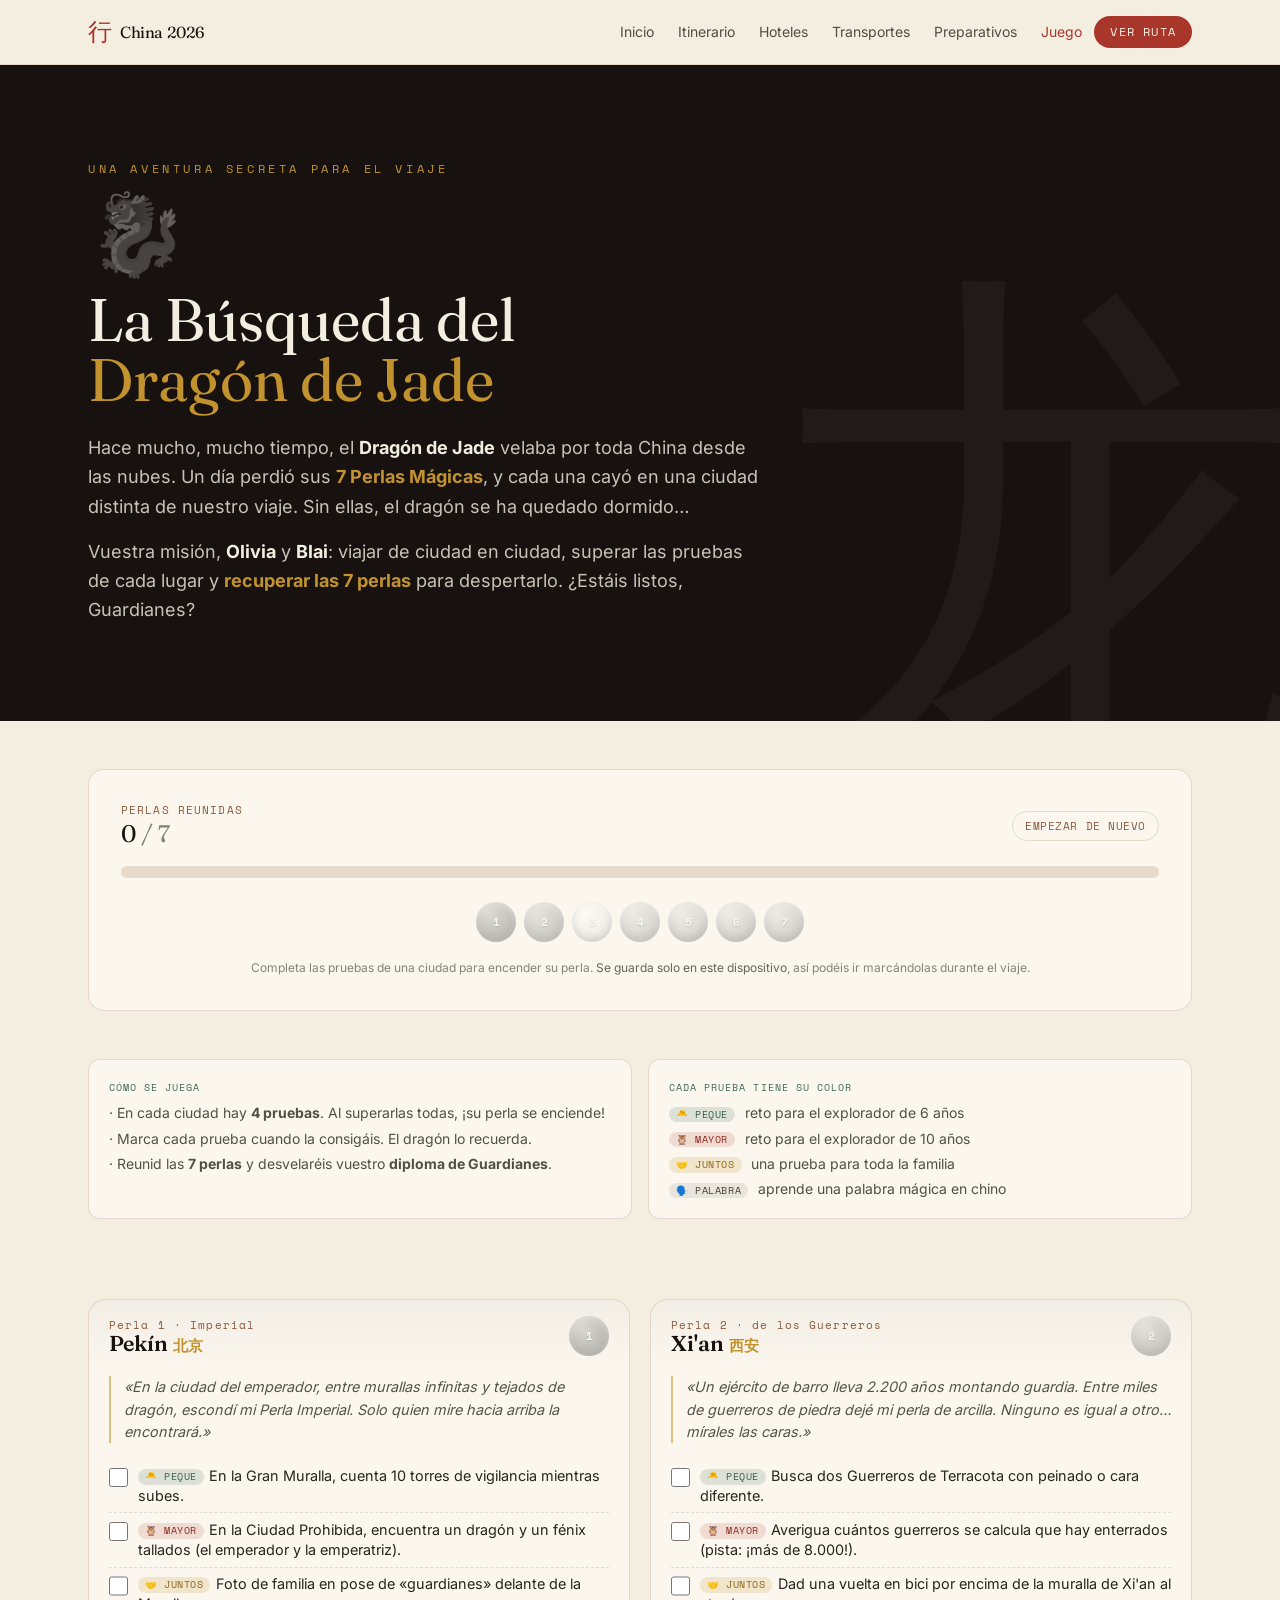
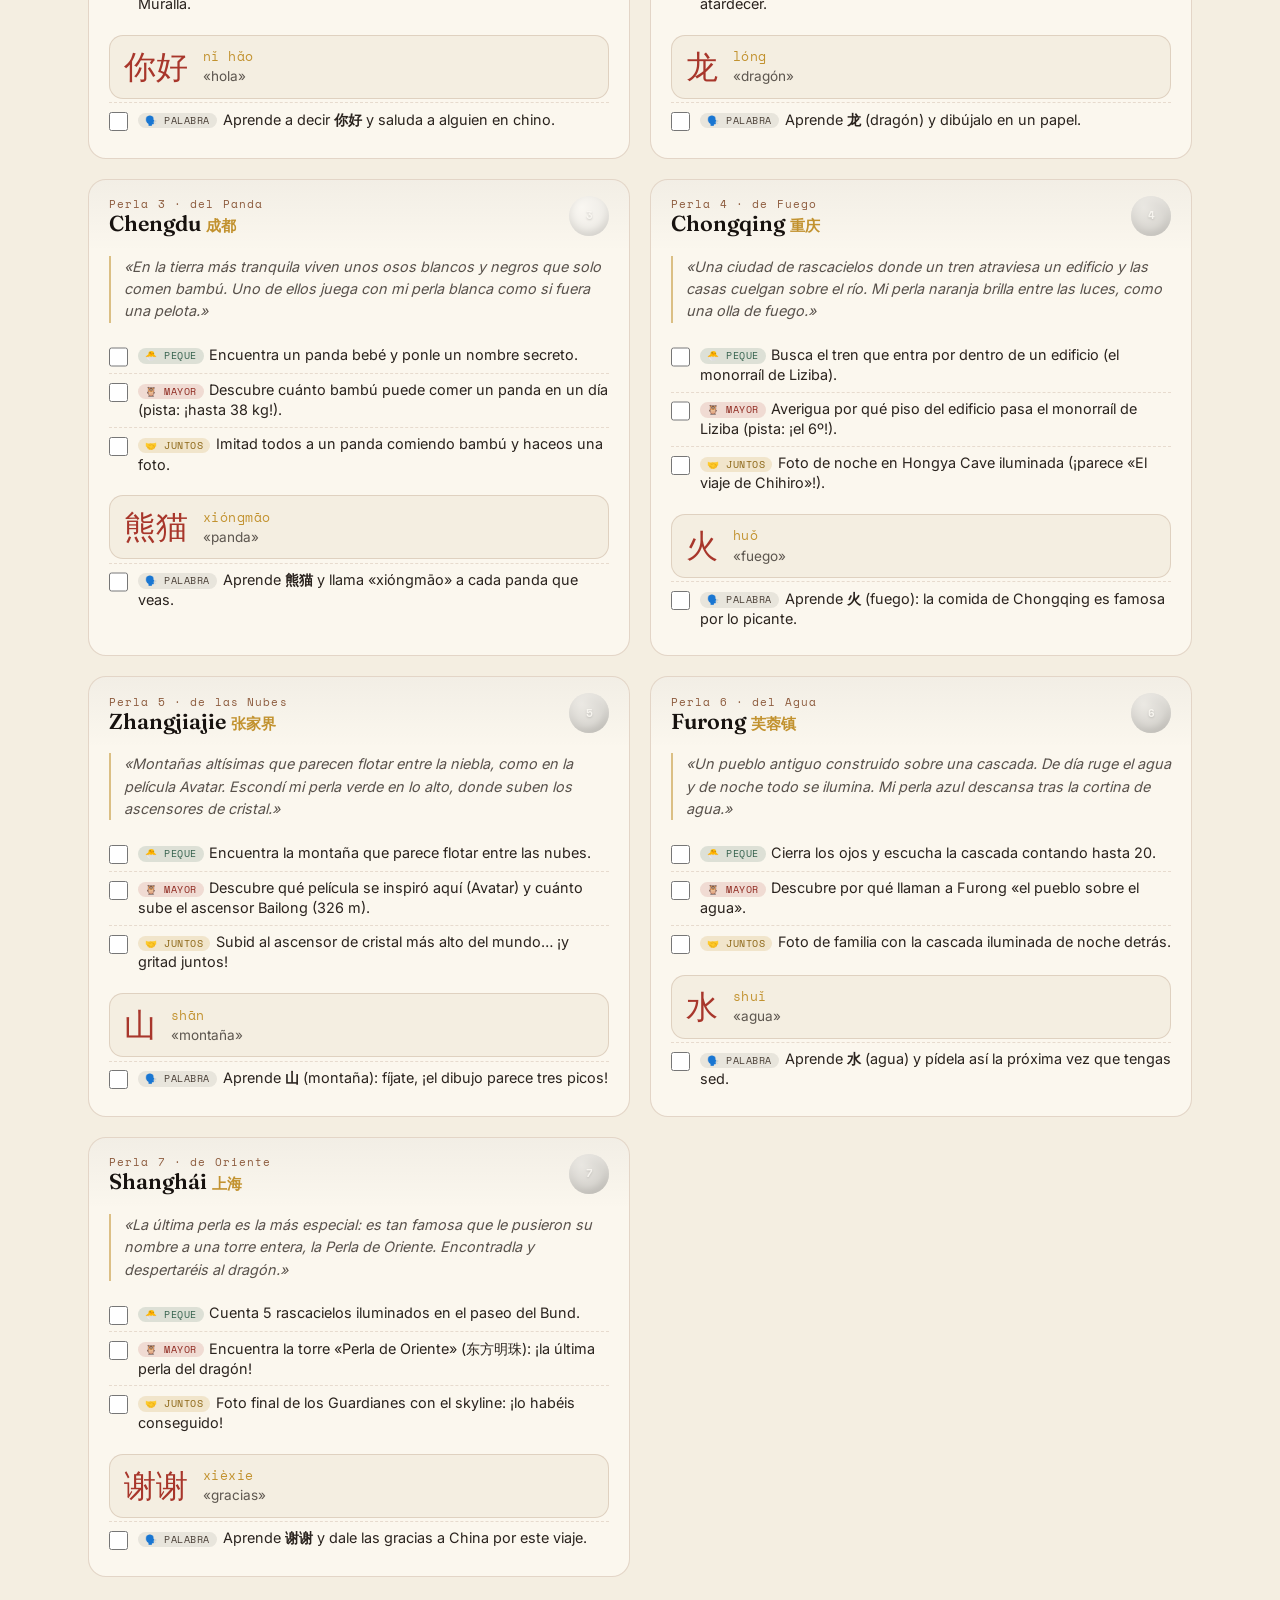
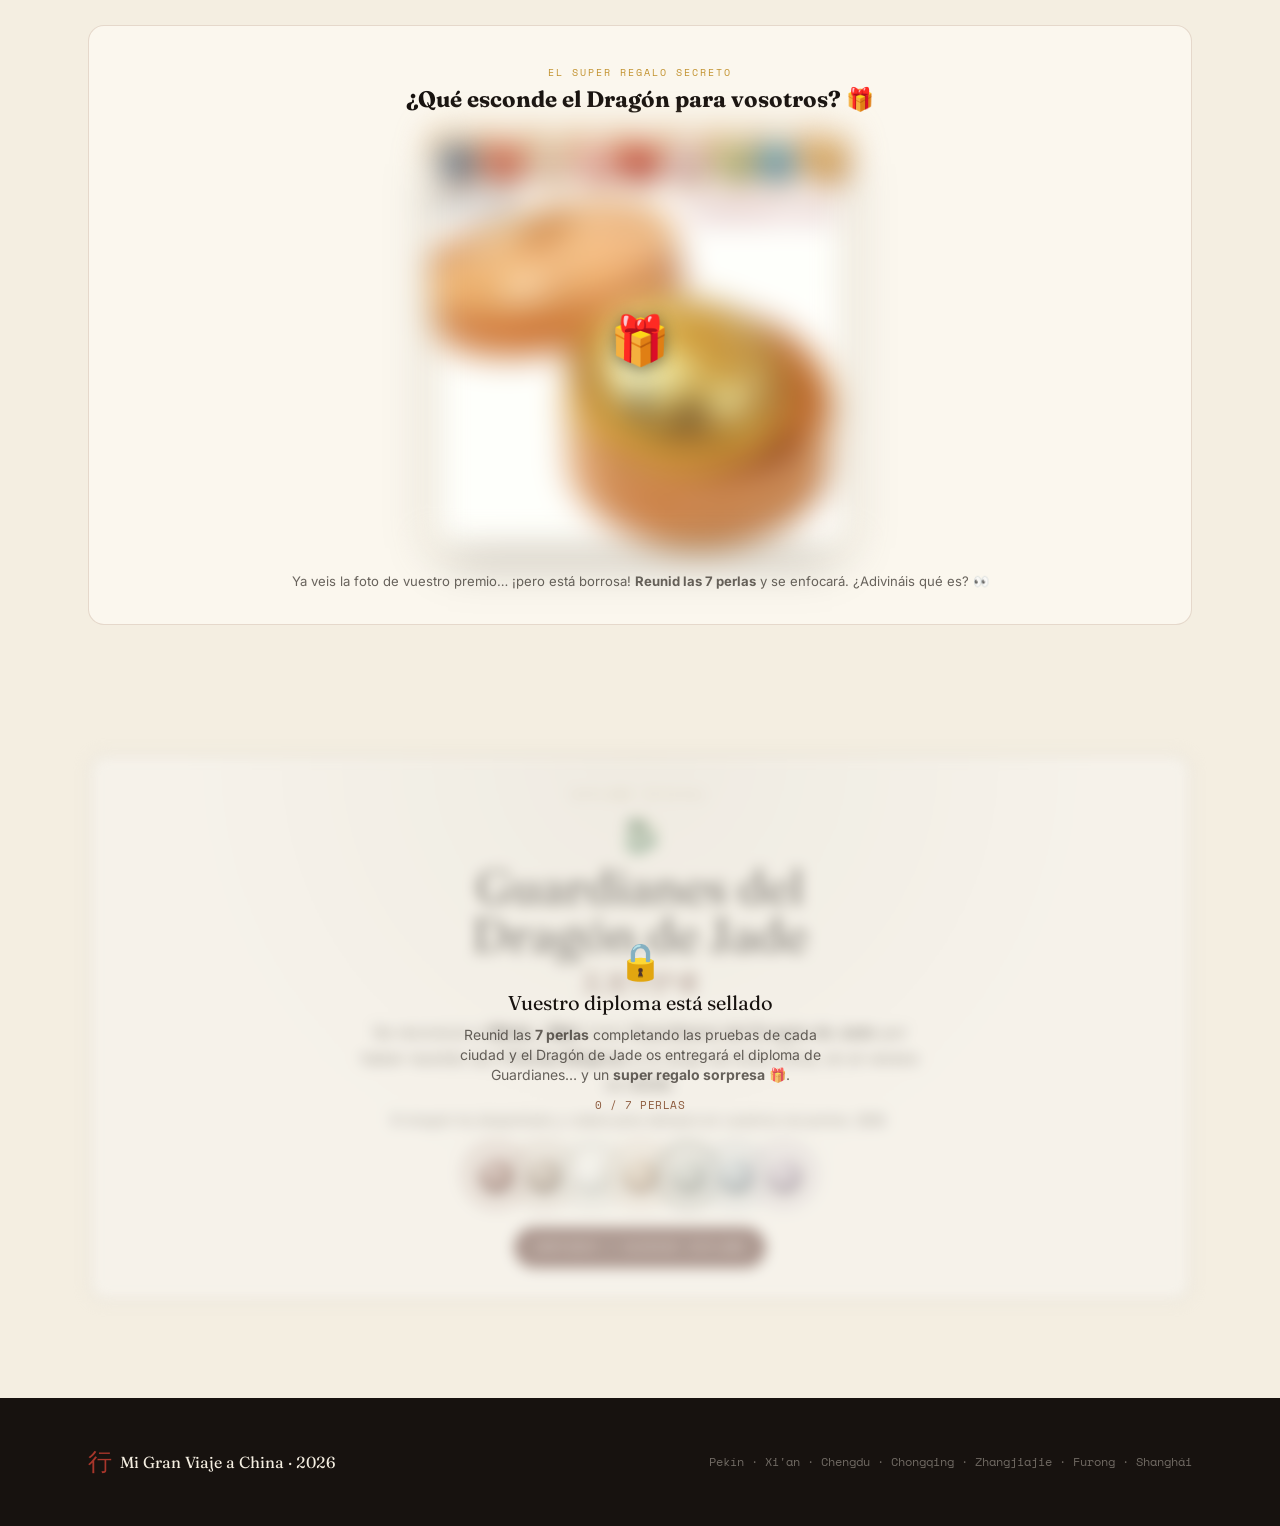
<file: juego.html>
<!DOCTYPE html>
<html lang="es">
<head>
  <meta charset="UTF-8" />
  <meta name="viewport" content="width=device-width, initial-scale=1.0" />
  <title>El Dragón de Jade · Juego · China 2026</title>
  <meta name="description" content="La Búsqueda del Dragón de Jade: una aventura por las 7 ciudades de nuestro viaje a China. Misiones mágicas para Olivia y Blai, con perlas que recuperar y palabras chinas que aprender." />

  <!-- Tipografías auto-alojadas (sin Google Fonts; funciona en China/offline) -->
  <link rel="stylesheet" href="assets/fonts.css" />

  <!-- Tailwind compilado (CSS estático, sin Play CDN) -->
  <link rel="stylesheet" href="assets/tailwind.css" />

  <style>
    html { scroll-behavior: smooth; }
    html, body { overflow-x: clip; max-width: 100%; }
    body { -webkit-font-smoothing: antialiased; }
    img, table, iframe { max-width: 100%; }

    /* Foco accesible */
    a:focus-visible, button:focus-visible, input:focus-visible {
      outline: 2px solid #C2922F;
      outline-offset: 3px;
      border-radius: 2px;
    }

    /* ============ JUEGO · El Dragón de Jade ============ */
    :root{
      --paper:#F4EEE1; --cream:#FBF7EE; --ink:#17120F; --inksoft:#2A231E;
      --cinnabar:#A8362B; --gold:#C2922F; --jade:#3F6B57; --clay:#8C5A3C;
    }

    /* Dragón */
    .jg-dragon{ font-size:5rem; line-height:1; display:inline-block; filter:grayscale(1) opacity(.45); transition:filter .8s ease, transform .8s ease; }
    .jg-awake .jg-dragon{ filter:none; animation:jgFloat 4s ease-in-out infinite; }
    @keyframes jgFloat{ 0%,100%{ transform:translateY(0) rotate(-2deg);} 50%{ transform:translateY(-10px) rotate(2deg);} }

    /* Riel de perlas */
    .jg-track{ display:flex; flex-wrap:wrap; gap:.5rem; justify-content:center; }
    .jg-pearl{
      position:relative; width:40px; height:40px; border-radius:50%;
      box-shadow: inset 0 -4px 8px rgba(0,0,0,.28), inset 0 3px 6px rgba(255,255,255,.55);
      filter:grayscale(1) opacity(.4); transition:filter .5s ease, transform .5s ease;
      display:flex; align-items:center; justify-content:center;
      font-family:'Space Mono',monospace; font-size:.7rem; font-weight:700; color:rgba(255,255,255,.9);
      text-shadow:0 1px 2px rgba(0,0,0,.4);
    }
    .jg-pearl.on{ filter:none; animation:jgPop .5s ease; }
    .jg-pearl.on::after{
      content:""; position:absolute; inset:-6px; border-radius:50%;
      box-shadow:0 0 14px 3px var(--glow, rgba(194,146,47,.7)); animation:jgGlow 2.4s ease-in-out infinite;
    }
    @keyframes jgPop{ 0%{ transform:scale(.5);} 60%{ transform:scale(1.25);} 100%{ transform:scale(1);} }
    @keyframes jgGlow{ 0%,100%{ opacity:.55;} 50%{ opacity:1;} }
    .jg-p1{ background:radial-gradient(circle at 32% 28%, #F0A090, #E0563F 55%, #A8362B); --glow:rgba(224,86,63,.75); }
    .jg-p2{ background:radial-gradient(circle at 32% 28%, #E5C39C, #C98A5A 55%, #8C5A3C); --glow:rgba(201,138,90,.75); }
    .jg-p3{ background:radial-gradient(circle at 32% 28%, #FFFFFF, #DDEBE2 55%, #9CC3B0); --glow:rgba(156,195,176,.8); }
    .jg-p4{ background:radial-gradient(circle at 32% 28%, #FAD39A, #F2A65A 55%, #D9662B); --glow:rgba(242,166,90,.8); }
    .jg-p5{ background:radial-gradient(circle at 32% 28%, #CDE0D5, #9FB8A8 55%, #3F6B57); --glow:rgba(63,107,87,.8); }
    .jg-p6{ background:radial-gradient(circle at 32% 28%, #BFE2F5, #7FB6D9 55%, #2E6E9E); --glow:rgba(127,182,217,.85); }
    .jg-p7{ background:radial-gradient(circle at 32% 28%, #E7CFF5, #C79BE0 55%, #7E4FB0); --glow:rgba(199,155,224,.85); }

    /* Progreso */
    .jg-barwrap{ height:12px; background:rgba(140,90,60,.18); border-radius:999px; overflow:hidden; }
    .jg-bar{ height:100%; width:0%; border-radius:999px; background:linear-gradient(90deg,#C2922F,#A8362B); transition:width .6s ease; }

    /* Tarjeta de ciudad */
    .jg-city{
      background:var(--cream); border:1px solid rgba(140,90,60,.22); border-radius:18px; overflow:hidden;
      transition:box-shadow .3s ease, border-color .3s ease, transform .3s ease;
    }
    .jg-city.is-done{ border-color:rgba(194,146,47,.65); box-shadow:0 0 0 1px rgba(194,146,47,.35), 0 18px 40px -24px rgba(23,18,15,.5); }
    .jg-city-head{ display:flex; align-items:center; gap:.85rem; padding:1rem 1.25rem; background:linear-gradient(180deg, rgba(23,18,15,.04), transparent); }
    .jg-city-num{ font-family:'Space Mono',monospace; font-size:.7rem; color:var(--clay); letter-spacing:.1em; }
    .jg-city-title{ font-family:'Fraunces',serif; font-weight:600; font-size:1.35rem; color:var(--ink); line-height:1.05; }
    .jg-city-cn{ font-family:'Noto Serif SC',serif; color:var(--gold); font-size:.95rem; }
    .jg-city-body{ padding:0 1.25rem 1.25rem; }

    .jg-clue{ font-style:italic; color:rgba(42,35,30,.78); font-size:.9rem; line-height:1.55; border-left:2px solid rgba(194,146,47,.55); padding-left:.8rem; margin:.25rem 0 1rem; }

    /* Misiones */
    .jg-mission{ display:flex; gap:.6rem; align-items:flex-start; padding:.4rem 0; border-top:1px dashed rgba(140,90,60,.18); }
    .jg-mission:first-of-type{ border-top:0; }
    .jg-chk{ margin-top:.15rem; width:1.2rem; height:1.2rem; flex:0 0 auto; accent-color:#C2922F; cursor:pointer; }
    .jg-mission label{ font-size:.9rem; line-height:1.4; color:var(--inksoft); cursor:pointer; }
    .jg-chk:checked ~ label .jg-mtext{ text-decoration:line-through; text-decoration-color:rgba(194,146,47,.7); color:rgba(42,35,30,.5); }
    .jg-age{ display:inline-block; font-family:'Space Mono',monospace; font-size:.6rem; text-transform:uppercase; letter-spacing:.06em; padding:1px 7px; border-radius:999px; margin-right:.35rem; white-space:nowrap; vertical-align:.06em; }
    .jg-age-peque{ background:rgba(63,107,87,.16); color:#33604c; }
    .jg-age-mayor{ background:rgba(168,54,43,.14); color:#8f2a20; }
    .jg-age-juntos{ background:rgba(194,146,47,.18); color:#8a6413; }
    .jg-age-palabra{ background:rgba(23,18,15,.08); color:#4a3f36; }

    /* Palabra mágica */
    .jg-word{ display:flex; align-items:center; gap:.9rem; background:var(--paper); border:1px solid rgba(140,90,60,.2); border-radius:14px; padding:.7rem .9rem; margin:.9rem 0 .2rem; }
    .jg-word-cn{ font-family:'Noto Serif SC',serif; font-size:2rem; line-height:1; color:var(--cinnabar); }
    .jg-word-py{ font-family:'Space Mono',monospace; font-size:.8rem; color:var(--gold); letter-spacing:.04em; }
    .jg-word-mean{ font-size:.85rem; color:rgba(42,35,30,.75); }

    /* Sello "conseguida" en cabecera de ciudad */
    .jg-city-pearl{ margin-left:auto; }

    /* Certificado */
    .jg-cert{ position:relative; }
    .jg-cert-inner{ transition:filter .8s ease, opacity .8s ease; }
    .jg-cert.locked .jg-cert-inner{ filter:blur(7px) grayscale(.7); opacity:.5; pointer-events:none; }
    .jg-cert-lock{ position:absolute; inset:0; display:flex; flex-direction:column; align-items:center; justify-content:center; text-align:center; gap:.5rem; padding:1.5rem; }
    .jg-cert.unlocked .jg-cert-lock{ display:none; }
    .jg-cert.unlocked .jg-cert-inner{ animation:jgReveal 1s ease; }
    @keyframes jgReveal{ 0%{ transform:scale(.94); opacity:0;} 100%{ transform:scale(1); opacity:1;} }
    .jg-diploma{ border:2px solid rgba(194,146,47,.6); border-radius:16px; padding:2rem 1.5rem; text-align:center; background:
      radial-gradient(circle at 50% 0%, rgba(194,146,47,.14), transparent 60%), var(--cream); }

    /* Super regalo */
    .jg-reward2{ text-align:center; }
    .jg-reward-tag{ display:inline-block; font-family:'Space Mono',monospace; font-size:.62rem; text-transform:uppercase; letter-spacing:.2em; color:var(--gold); }
    .jg-reward-title{ font-family:'Fraunces',serif; font-weight:700; font-size:1.4rem; line-height:1.15; color:var(--ink); margin-top:.3rem; }
    .jg-reward-imgwrap{ position:relative; display:inline-block; margin:1.1rem auto .3rem; max-width:420px; width:100%; }
    .jg-reward-imgwrap img{ display:block; width:100%; border-radius:16px; border:3px solid rgba(194,146,47,.55); box-shadow:0 16px 38px -18px rgba(23,18,15,.6); filter:blur(16px) saturate(.85); transition:filter 1.1s ease; }
    .jg-reward2.revealed .jg-reward-imgwrap img{ filter:none; }
    .jg-reward-badge{ position:absolute; top:50%; left:50%; transform:translate(-50%,-50%); font-size:3rem; filter:drop-shadow(0 3px 8px rgba(0,0,0,.45)); animation:jgFloat 4s ease-in-out infinite; }
    .jg-reward2.revealed .jg-reward-badge{ display:none; }
    .jg-reward-cap{ font-size:.82rem; color:rgba(42,35,30,.7); line-height:1.5; margin-top:.7rem; }
    .jg-open-txt{ display:none; }
    .jg-reward2.revealed .jg-open-txt{ display:block; }
    .jg-reward2.revealed .jg-lock-txt{ display:none; }

    /* Chispas de celebración */
    .jg-spark{ position:absolute; width:8px; height:8px; border-radius:50%; background:#C2922F; opacity:0; pointer-events:none; }
    .jg-awake .jg-spark{ animation:jgSpark 1.4s ease-out forwards; }
    @keyframes jgSpark{ 0%{ opacity:1; transform:translate(0,0) scale(1);} 100%{ opacity:0; transform:translate(var(--dx), var(--dy)) scale(.3);} }

    @media (prefers-reduced-motion: reduce){
      html{ scroll-behavior:auto; }
      .jg-awake .jg-dragon, .jg-pearl.on, .jg-pearl.on::after, .jg-cert.unlocked .jg-cert-inner, .jg-awake .jg-spark, .jg-reward-badge{ animation:none; }
    }
  </style>
</head>

<body class="bg-paper font-body text-ink antialiased">

  <!-- ════════════ NAV ════════════ -->
  <header class="sticky top-0 z-50 bg-paper/85 backdrop-blur-md border-b border-clay/15">
    <nav class="max-w-6xl mx-auto px-6 h-16 flex items-center justify-between">
      <a href="index.html" class="flex items-center gap-2 group">
        <span class="font-cn text-2xl text-cinnabar leading-none">行</span>
        <span class="font-display font-600 tracking-tight text-ink">China 2026</span>
      </a>
      <div class="flex items-center gap-3">
        <ul class="hidden sm:flex items-center gap-6 text-sm font-500">
          <li><a href="index.html" class="text-inksoft/80 hover:text-cinnabar transition-colors">Inicio</a></li>
          <li><a href="itinerario.html" class="text-inksoft/80 hover:text-cinnabar transition-colors">Itinerario</a></li>
          <li><a href="hoteles.html" class="text-inksoft/80 hover:text-cinnabar transition-colors">Hoteles</a></li>
          <li><a href="transportes.html" class="text-inksoft/80 hover:text-cinnabar transition-colors">Transportes</a></li>
          <li><a href="preparativos.html" class="text-inksoft/80 hover:text-cinnabar transition-colors">Preparativos</a></li>
          <li><a href="juego.html" aria-current="page" class="text-cinnabar transition-colors">Juego</a></li>
        </ul>
        <a href="index.html#ruta" class="hidden sm:inline-flex text-xs font-mono uppercase tracking-widest text-paper bg-cinnabar hover:bg-cinnabarDark transition-colors px-4 py-2 rounded-full">Ver ruta</a>
        <button id="navToggle" type="button" aria-label="Abrir menú" aria-expanded="false" aria-controls="mobileMenu" class="sm:hidden inline-flex items-center justify-center w-10 h-10 -mr-2 rounded-lg text-ink hover:bg-clay/10 transition-colors">
          <svg id="navIconOpen" xmlns="http://www.w3.org/2000/svg" class="w-6 h-6" fill="none" viewBox="0 0 24 24" stroke="currentColor" stroke-width="1.8" aria-hidden="true"><path stroke-linecap="round" stroke-linejoin="round" d="M3.75 6.75h16.5M3.75 12h16.5M3.75 17.25h16.5" /></svg>
          <svg id="navIconClose" xmlns="http://www.w3.org/2000/svg" class="w-6 h-6 hidden" fill="none" viewBox="0 0 24 24" stroke="currentColor" stroke-width="1.8" aria-hidden="true"><path stroke-linecap="round" stroke-linejoin="round" d="M6 18 18 6M6 6l12 12" /></svg>
        </button>
      </div>
    </nav>
    <div id="mobileMenu" class="sm:hidden hidden border-t border-clay/15 bg-paper/95 backdrop-blur-md">
      <ul class="max-w-6xl mx-auto px-6 py-3 text-sm font-500">
        <li><a href="index.html" class="js-navlink block py-2.5 text-inksoft/80 hover:text-cinnabar transition-colors">Inicio</a></li>
        <li><a href="itinerario.html" class="js-navlink block py-2.5 text-inksoft/80 hover:text-cinnabar transition-colors">Itinerario</a></li>
        <li><a href="hoteles.html" class="js-navlink block py-2.5 text-inksoft/80 hover:text-cinnabar transition-colors">Hoteles</a></li>
        <li><a href="transportes.html" class="js-navlink block py-2.5 text-inksoft/80 hover:text-cinnabar transition-colors">Transportes</a></li>
        <li><a href="preparativos.html" class="js-navlink block py-2.5 text-inksoft/80 hover:text-cinnabar transition-colors">Preparativos</a></li>
        <li><a href="juego.html" aria-current="page" class="js-navlink block py-2.5 text-cinnabar transition-colors">Juego</a></li>
        <li class="pt-2 pb-1"><a href="index.html#ruta" class="js-navlink block text-center text-xs font-mono uppercase tracking-widest text-paper bg-cinnabar hover:bg-cinnabarDark transition-colors px-4 py-3 rounded-full">Ver ruta</a></li>
      </ul>
    </div>
  </header>

  <!-- ════════════ HERO ════════════ -->
  <section id="jg-hero" class="relative overflow-hidden bg-ink text-paper">
    <div class="absolute -right-10 -bottom-24 font-cn text-[22rem] md:text-[34rem] leading-none text-paper opacity-[0.04] select-none pointer-events-none" aria-hidden="true">龙</div>
    <div class="max-w-6xl mx-auto px-6 py-16 md:py-24 relative">
      <p class="font-mono text-xs uppercase tracking-[0.3em] text-gold mb-4">Una aventura secreta para el viaje</p>
      <div class="jg-dragon" id="jgDragon" aria-hidden="true">🐉</div>
      <h1 class="font-display text-4xl sm:text-5xl md:text-6xl font-700 leading-[0.95] mt-4 mb-6">La Búsqueda del<br><span class="text-gold">Dragón de Jade</span></h1>
      <p class="text-paper/80 text-lg leading-relaxed max-w-2xl">
        Hace mucho, mucho tiempo, el <strong class="text-paper">Dragón de Jade</strong> velaba por toda China desde las nubes.
        Un día perdió sus <strong class="text-gold">7 Perlas Mágicas</strong>, y cada una cayó en una ciudad distinta de nuestro viaje.
        Sin ellas, el dragón se ha quedado dormido…
      </p>
      <p class="text-paper/80 text-lg leading-relaxed max-w-2xl mt-4">
        Vuestra misión, <strong class="text-paper">Olivia</strong> y <strong class="text-paper">Blai</strong>: viajar de ciudad en ciudad,
        superar las pruebas de cada lugar y <strong class="text-gold">recuperar las 7 perlas</strong> para despertarlo.
        ¿Estáis listos, Guardianes?
      </p>
    </div>
  </section>

  <!-- ════════════ PROGRESO ════════════ -->
  <section class="bg-paper">
    <div class="max-w-6xl mx-auto px-6 py-12">
      <div class="bg-cream border border-clay/20 rounded-2xl p-6 md:p-8">
        <div class="flex items-center justify-between flex-wrap gap-3 mb-4">
          <div>
            <p class="font-mono text-[0.7rem] uppercase tracking-widest text-clay">Perlas reunidas</p>
            <p class="font-display text-2xl font-700 text-ink"><span id="jgCount">0</span> <span class="text-inksoft/55">/ 7</span></p>
          </div>
          <button id="jgReset" type="button" class="font-mono text-[0.7rem] uppercase tracking-wider text-clay border border-clay/20 hover:bg-clay/10 transition-colors px-3 py-1.5 rounded-full">Empezar de nuevo</button>
        </div>
        <div class="jg-barwrap mb-6"><div class="jg-bar" id="jgBar"></div></div>
        <div class="jg-track" id="jgTrack">
          <div class="jg-pearl jg-p1" data-pearl="1" title="Pekín">1</div>
          <div class="jg-pearl jg-p2" data-pearl="2" title="Xi'an">2</div>
          <div class="jg-pearl jg-p3" data-pearl="3" title="Chengdu">3</div>
          <div class="jg-pearl jg-p4" data-pearl="4" title="Chongqing">4</div>
          <div class="jg-pearl jg-p5" data-pearl="5" title="Zhangjiajie">5</div>
          <div class="jg-pearl jg-p6" data-pearl="6" title="Furong">6</div>
          <div class="jg-pearl jg-p7" data-pearl="7" title="Shanghái">7</div>
        </div>
        <p class="text-center text-xs text-inksoft/55 mt-4 leading-relaxed">
          Completa las pruebas de una ciudad para encender su perla. <span class="text-inksoft/70">Se guarda solo en este dispositivo</span>, así podéis ir marcándolas durante el viaje.
        </p>
      </div>
    </div>
  </section>

  <!-- ════════════ CÓMO SE JUEGA ════════════ -->
  <section class="bg-paper">
    <div class="max-w-6xl mx-auto px-6 pb-8">
      <div class="grid sm:grid-cols-2 md:grid-cols-2 gap-4">
        <div class="bg-cream border border-clay/20 rounded-xl p-5">
          <p class="font-mono text-[0.65rem] uppercase tracking-widest text-jade mb-2">Cómo se juega</p>
          <ul class="text-sm text-inksoft/80 space-y-1.5 leading-snug">
            <li>· En cada ciudad hay <strong>4 pruebas</strong>. Al superarlas todas, ¡su perla se enciende!</li>
            <li>· Marca cada prueba cuando la consigáis. El dragón lo recuerda.</li>
            <li>· Reunid las <strong>7 perlas</strong> y desvelaréis vuestro <strong>diploma de Guardianes</strong>.</li>
          </ul>
        </div>
        <div class="bg-cream border border-clay/20 rounded-xl p-5">
          <p class="font-mono text-[0.65rem] uppercase tracking-widest text-jade mb-2">Cada prueba tiene su color</p>
          <ul class="text-sm text-inksoft/80 space-y-1.5 leading-snug">
            <li><span class="jg-age jg-age-peque">🐣 Peque</span> reto para el explorador de 6 años</li>
            <li><span class="jg-age jg-age-mayor">🦉 Mayor</span> reto para el explorador de 10 años</li>
            <li><span class="jg-age jg-age-juntos">🤝 Juntos</span> una prueba para toda la familia</li>
            <li><span class="jg-age jg-age-palabra">🗣️ Palabra</span> aprende una palabra mágica en chino</li>
          </ul>
        </div>
      </div>
    </div>
  </section>

  <!-- ════════════ CIUDADES / MISIONES ════════════ -->
  <section class="bg-paper">
    <div class="max-w-6xl mx-auto px-6 py-12">
      <div class="grid md:grid-cols-2 gap-5" id="jgCities">

        <!-- 1 · PEKÍN -->
        <article class="jg-city" data-city="1">
          <div class="jg-city-head">
            <div>
              <p class="jg-city-num">Perla 1 · Imperial</p>
              <h3 class="jg-city-title">Pekín <span class="jg-city-cn">北京</span></h3>
            </div>
            <div class="jg-pearl jg-p1 jg-city-pearl" data-pearl="1">1</div>
          </div>
          <div class="jg-city-body">
            <p class="jg-clue">«En la ciudad del emperador, entre murallas infinitas y tejados de dragón, escondí mi Perla Imperial. Solo quien mire hacia arriba la encontrará.»</p>
            <div class="jg-mission">
              <input type="checkbox" class="jg-chk" id="c1m1">
              <label for="c1m1"><span class="jg-age jg-age-peque">🐣 Peque</span><span class="jg-mtext">En la Gran Muralla, cuenta 10 torres de vigilancia mientras subes.</span></label>
            </div>
            <div class="jg-mission">
              <input type="checkbox" class="jg-chk" id="c1m2">
              <label for="c1m2"><span class="jg-age jg-age-mayor">🦉 Mayor</span><span class="jg-mtext">En la Ciudad Prohibida, encuentra un dragón y un fénix tallados (el emperador y la emperatriz).</span></label>
            </div>
            <div class="jg-mission">
              <input type="checkbox" class="jg-chk" id="c1m3">
              <label for="c1m3"><span class="jg-age jg-age-juntos">🤝 Juntos</span><span class="jg-mtext">Foto de familia en pose de «guardianes» delante de la Muralla.</span></label>
            </div>
            <div class="jg-word">
              <div class="jg-word-cn">你好</div>
              <div><div class="jg-word-py">nǐ hǎo</div><div class="jg-word-mean">«hola»</div></div>
            </div>
            <div class="jg-mission">
              <input type="checkbox" class="jg-chk" id="c1m4">
              <label for="c1m4"><span class="jg-age jg-age-palabra">🗣️ Palabra</span><span class="jg-mtext">Aprende a decir <strong>你好</strong> y saluda a alguien en chino.</span></label>
            </div>
          </div>
        </article>

        <!-- 2 · XI'AN -->
        <article class="jg-city" data-city="2">
          <div class="jg-city-head">
            <div>
              <p class="jg-city-num">Perla 2 · de los Guerreros</p>
              <h3 class="jg-city-title">Xi'an <span class="jg-city-cn">西安</span></h3>
            </div>
            <div class="jg-pearl jg-p2 jg-city-pearl" data-pearl="2">2</div>
          </div>
          <div class="jg-city-body">
            <p class="jg-clue">«Un ejército de barro lleva 2.200 años montando guardia. Entre miles de guerreros de piedra dejé mi perla de arcilla. Ninguno es igual a otro… mírales las caras.»</p>
            <div class="jg-mission">
              <input type="checkbox" class="jg-chk" id="c2m1">
              <label for="c2m1"><span class="jg-age jg-age-peque">🐣 Peque</span><span class="jg-mtext">Busca dos Guerreros de Terracota con peinado o cara diferente.</span></label>
            </div>
            <div class="jg-mission">
              <input type="checkbox" class="jg-chk" id="c2m2">
              <label for="c2m2"><span class="jg-age jg-age-mayor">🦉 Mayor</span><span class="jg-mtext">Averigua cuántos guerreros se calcula que hay enterrados (pista: ¡más de 8.000!).</span></label>
            </div>
            <div class="jg-mission">
              <input type="checkbox" class="jg-chk" id="c2m3">
              <label for="c2m3"><span class="jg-age jg-age-juntos">🤝 Juntos</span><span class="jg-mtext">Dad una vuelta en bici por encima de la muralla de Xi'an al atardecer.</span></label>
            </div>
            <div class="jg-word">
              <div class="jg-word-cn">龙</div>
              <div><div class="jg-word-py">lóng</div><div class="jg-word-mean">«dragón»</div></div>
            </div>
            <div class="jg-mission">
              <input type="checkbox" class="jg-chk" id="c2m4">
              <label for="c2m4"><span class="jg-age jg-age-palabra">🗣️ Palabra</span><span class="jg-mtext">Aprende <strong>龙</strong> (dragón) y dibújalo en un papel.</span></label>
            </div>
          </div>
        </article>

        <!-- 3 · CHENGDU -->
        <article class="jg-city" data-city="3">
          <div class="jg-city-head">
            <div>
              <p class="jg-city-num">Perla 3 · del Panda</p>
              <h3 class="jg-city-title">Chengdu <span class="jg-city-cn">成都</span></h3>
            </div>
            <div class="jg-pearl jg-p3 jg-city-pearl" data-pearl="3">3</div>
          </div>
          <div class="jg-city-body">
            <p class="jg-clue">«En la tierra más tranquila viven unos osos blancos y negros que solo comen bambú. Uno de ellos juega con mi perla blanca como si fuera una pelota.»</p>
            <div class="jg-mission">
              <input type="checkbox" class="jg-chk" id="c3m1">
              <label for="c3m1"><span class="jg-age jg-age-peque">🐣 Peque</span><span class="jg-mtext">Encuentra un panda bebé y ponle un nombre secreto.</span></label>
            </div>
            <div class="jg-mission">
              <input type="checkbox" class="jg-chk" id="c3m2">
              <label for="c3m2"><span class="jg-age jg-age-mayor">🦉 Mayor</span><span class="jg-mtext">Descubre cuánto bambú puede comer un panda en un día (pista: ¡hasta 38 kg!).</span></label>
            </div>
            <div class="jg-mission">
              <input type="checkbox" class="jg-chk" id="c3m3">
              <label for="c3m3"><span class="jg-age jg-age-juntos">🤝 Juntos</span><span class="jg-mtext">Imitad todos a un panda comiendo bambú y haceos una foto.</span></label>
            </div>
            <div class="jg-word">
              <div class="jg-word-cn">熊猫</div>
              <div><div class="jg-word-py">xióngmāo</div><div class="jg-word-mean">«panda»</div></div>
            </div>
            <div class="jg-mission">
              <input type="checkbox" class="jg-chk" id="c3m4">
              <label for="c3m4"><span class="jg-age jg-age-palabra">🗣️ Palabra</span><span class="jg-mtext">Aprende <strong>熊猫</strong> y llama «xióngmāo» a cada panda que veas.</span></label>
            </div>
          </div>
        </article>

        <!-- 4 · CHONGQING -->
        <article class="jg-city" data-city="4">
          <div class="jg-city-head">
            <div>
              <p class="jg-city-num">Perla 4 · de Fuego</p>
              <h3 class="jg-city-title">Chongqing <span class="jg-city-cn">重庆</span></h3>
            </div>
            <div class="jg-pearl jg-p4 jg-city-pearl" data-pearl="4">4</div>
          </div>
          <div class="jg-city-body">
            <p class="jg-clue">«Una ciudad de rascacielos donde un tren atraviesa un edificio y las casas cuelgan sobre el río. Mi perla naranja brilla entre las luces, como una olla de fuego.»</p>
            <div class="jg-mission">
              <input type="checkbox" class="jg-chk" id="c4m1">
              <label for="c4m1"><span class="jg-age jg-age-peque">🐣 Peque</span><span class="jg-mtext">Busca el tren que entra por dentro de un edificio (el monorraíl de Liziba).</span></label>
            </div>
            <div class="jg-mission">
              <input type="checkbox" class="jg-chk" id="c4m2">
              <label for="c4m2"><span class="jg-age jg-age-mayor">🦉 Mayor</span><span class="jg-mtext">Averigua por qué piso del edificio pasa el monorraíl de Liziba (pista: ¡el 6º!).</span></label>
            </div>
            <div class="jg-mission">
              <input type="checkbox" class="jg-chk" id="c4m3">
              <label for="c4m3"><span class="jg-age jg-age-juntos">🤝 Juntos</span><span class="jg-mtext">Foto de noche en Hongya Cave iluminada (¡parece «El viaje de Chihiro»!).</span></label>
            </div>
            <div class="jg-word">
              <div class="jg-word-cn">火</div>
              <div><div class="jg-word-py">huǒ</div><div class="jg-word-mean">«fuego»</div></div>
            </div>
            <div class="jg-mission">
              <input type="checkbox" class="jg-chk" id="c4m4">
              <label for="c4m4"><span class="jg-age jg-age-palabra">🗣️ Palabra</span><span class="jg-mtext">Aprende <strong>火</strong> (fuego): la comida de Chongqing es famosa por lo picante.</span></label>
            </div>
          </div>
        </article>

        <!-- 5 · ZHANGJIAJIE -->
        <article class="jg-city" data-city="5">
          <div class="jg-city-head">
            <div>
              <p class="jg-city-num">Perla 5 · de las Nubes</p>
              <h3 class="jg-city-title">Zhangjiajie <span class="jg-city-cn">张家界</span></h3>
            </div>
            <div class="jg-pearl jg-p5 jg-city-pearl" data-pearl="5">5</div>
          </div>
          <div class="jg-city-body">
            <p class="jg-clue">«Montañas altísimas que parecen flotar entre la niebla, como en la película Avatar. Escondí mi perla verde en lo alto, donde suben los ascensores de cristal.»</p>
            <div class="jg-mission">
              <input type="checkbox" class="jg-chk" id="c5m1">
              <label for="c5m1"><span class="jg-age jg-age-peque">🐣 Peque</span><span class="jg-mtext">Encuentra la montaña que parece flotar entre las nubes.</span></label>
            </div>
            <div class="jg-mission">
              <input type="checkbox" class="jg-chk" id="c5m2">
              <label for="c5m2"><span class="jg-age jg-age-mayor">🦉 Mayor</span><span class="jg-mtext">Descubre qué película se inspiró aquí (Avatar) y cuánto sube el ascensor Bailong (326 m).</span></label>
            </div>
            <div class="jg-mission">
              <input type="checkbox" class="jg-chk" id="c5m3">
              <label for="c5m3"><span class="jg-age jg-age-juntos">🤝 Juntos</span><span class="jg-mtext">Subid al ascensor de cristal más alto del mundo… ¡y gritad juntos!</span></label>
            </div>
            <div class="jg-word">
              <div class="jg-word-cn">山</div>
              <div><div class="jg-word-py">shān</div><div class="jg-word-mean">«montaña»</div></div>
            </div>
            <div class="jg-mission">
              <input type="checkbox" class="jg-chk" id="c5m4">
              <label for="c5m4"><span class="jg-age jg-age-palabra">🗣️ Palabra</span><span class="jg-mtext">Aprende <strong>山</strong> (montaña): fíjate, ¡el dibujo parece tres picos!</span></label>
            </div>
          </div>
        </article>

        <!-- 6 · FURONG -->
        <article class="jg-city" data-city="6">
          <div class="jg-city-head">
            <div>
              <p class="jg-city-num">Perla 6 · del Agua</p>
              <h3 class="jg-city-title">Furong <span class="jg-city-cn">芙蓉镇</span></h3>
            </div>
            <div class="jg-pearl jg-p6 jg-city-pearl" data-pearl="6">6</div>
          </div>
          <div class="jg-city-body">
            <p class="jg-clue">«Un pueblo antiguo construido sobre una cascada. De día ruge el agua y de noche todo se ilumina. Mi perla azul descansa tras la cortina de agua.»</p>
            <div class="jg-mission">
              <input type="checkbox" class="jg-chk" id="c6m1">
              <label for="c6m1"><span class="jg-age jg-age-peque">🐣 Peque</span><span class="jg-mtext">Cierra los ojos y escucha la cascada contando hasta 20.</span></label>
            </div>
            <div class="jg-mission">
              <input type="checkbox" class="jg-chk" id="c6m2">
              <label for="c6m2"><span class="jg-age jg-age-mayor">🦉 Mayor</span><span class="jg-mtext">Descubre por qué llaman a Furong «el pueblo sobre el agua».</span></label>
            </div>
            <div class="jg-mission">
              <input type="checkbox" class="jg-chk" id="c6m3">
              <label for="c6m3"><span class="jg-age jg-age-juntos">🤝 Juntos</span><span class="jg-mtext">Foto de familia con la cascada iluminada de noche detrás.</span></label>
            </div>
            <div class="jg-word">
              <div class="jg-word-cn">水</div>
              <div><div class="jg-word-py">shuǐ</div><div class="jg-word-mean">«agua»</div></div>
            </div>
            <div class="jg-mission">
              <input type="checkbox" class="jg-chk" id="c6m4">
              <label for="c6m4"><span class="jg-age jg-age-palabra">🗣️ Palabra</span><span class="jg-mtext">Aprende <strong>水</strong> (agua) y pídela así la próxima vez que tengas sed.</span></label>
            </div>
          </div>
        </article>

        <!-- 7 · SHANGHÁI -->
        <article class="jg-city" data-city="7">
          <div class="jg-city-head">
            <div>
              <p class="jg-city-num">Perla 7 · de Oriente</p>
              <h3 class="jg-city-title">Shanghái <span class="jg-city-cn">上海</span></h3>
            </div>
            <div class="jg-pearl jg-p7 jg-city-pearl" data-pearl="7">7</div>
          </div>
          <div class="jg-city-body">
            <p class="jg-clue">«La última perla es la más especial: es tan famosa que le pusieron su nombre a una torre entera, la Perla de Oriente. Encontradla y despertaréis al dragón.»</p>
            <div class="jg-mission">
              <input type="checkbox" class="jg-chk" id="c7m1">
              <label for="c7m1"><span class="jg-age jg-age-peque">🐣 Peque</span><span class="jg-mtext">Cuenta 5 rascacielos iluminados en el paseo del Bund.</span></label>
            </div>
            <div class="jg-mission">
              <input type="checkbox" class="jg-chk" id="c7m2">
              <label for="c7m2"><span class="jg-age jg-age-mayor">🦉 Mayor</span><span class="jg-mtext">Encuentra la torre «Perla de Oriente» (东方明珠): ¡la última perla del dragón!</span></label>
            </div>
            <div class="jg-mission">
              <input type="checkbox" class="jg-chk" id="c7m3">
              <label for="c7m3"><span class="jg-age jg-age-juntos">🤝 Juntos</span><span class="jg-mtext">Foto final de los Guardianes con el skyline: ¡lo habéis conseguido!</span></label>
            </div>
            <div class="jg-word">
              <div class="jg-word-cn">谢谢</div>
              <div><div class="jg-word-py">xièxie</div><div class="jg-word-mean">«gracias»</div></div>
            </div>
            <div class="jg-mission">
              <input type="checkbox" class="jg-chk" id="c7m4">
              <label for="c7m4"><span class="jg-age jg-age-palabra">🗣️ Palabra</span><span class="jg-mtext">Aprende <strong>谢谢</strong> y dale las gracias a China por este viaje.</span></label>
            </div>
          </div>
        </article>

      </div>
    </div>
  </section>

  <!-- ════════════ SUPER REGALO ════════════ -->
  <section class="bg-paper">
    <div class="max-w-6xl mx-auto px-6 pb-8">
      <div class="jg-reward2 bg-cream border border-clay/20 rounded-2xl p-6 md:p-8" id="jgReward">
        <p class="jg-reward-tag">El super regalo secreto</p>
        <h3 class="jg-reward-title">¿Qué esconde el Dragón para vosotros? 🎁</h3>
        <div class="jg-reward-imgwrap">
          <img src="assets/regalo-dumpling.jpg" alt="El super regalo de los Guardianes del Dragón de Jade" loading="lazy" />
          <span class="jg-reward-badge" aria-hidden="true">🎁</span>
        </div>
        <p class="jg-reward-cap jg-lock-txt">Ya veis la foto de vuestro premio… ¡pero está borrosa! <strong>Reunid las 7 perlas</strong> y se enfocará. ¿Adivináis qué es? 👀</p>
        <p class="jg-reward-cap jg-open-txt">¡Un <span class="font-cn">包子</span> squishy antiestrés con carita, en su propia cestita de bambú! Uno para <strong>Olivia</strong> y otro para <strong>Blai</strong>… ¡y el color es sorpresa! 🥟</p>
      </div>
    </div>
  </section>

  <!-- ════════════ CERTIFICADO ════════════ -->
  <section class="bg-paper">
    <div class="max-w-6xl mx-auto px-6 py-16 md:py-24">
      <div class="jg-cert locked" id="jgCert">
        <div class="jg-cert-inner">
          <div class="jg-diploma">
            <p class="font-mono text-[0.65rem] uppercase tracking-[0.3em] text-gold mb-3">Diploma oficial</p>
            <div class="text-4xl mb-2" aria-hidden="true">🐉</div>
            <h2 class="font-display text-3xl md:text-5xl font-700 text-ink leading-tight">Guardianes del<br>Dragón de Jade</h2>
            <p class="font-cn text-cinnabar text-2xl mt-2">玉龙守护者</p>
            <p class="text-inksoft/80 text-base leading-relaxed max-w-xl mx-auto mt-5">
              Se reconoce a <strong class="text-ink">Olivia</strong> y <strong class="text-ink">Blai</strong> como
              <strong>Guardianes del Dragón de Jade</strong> por haber reunido las <strong>7 Perlas Mágicas</strong>
              a lo largo de toda China, en el verano de <strong>2026</strong>.
            </p>
            <p class="text-inksoft/70 text-sm leading-relaxed max-w-xl mx-auto mt-3">
              El dragón ha despertado y volará para siempre en vuestros recuerdos. 谢谢.
            </p>
            <div class="jg-track mt-6">
              <div class="jg-pearl jg-p1 on">1</div><div class="jg-pearl jg-p2 on">2</div><div class="jg-pearl jg-p3 on">3</div>
              <div class="jg-pearl jg-p4 on">4</div><div class="jg-pearl jg-p5 on">5</div><div class="jg-pearl jg-p6 on">6</div><div class="jg-pearl jg-p7 on">7</div>
            </div>
            <button id="jgPrint" type="button" class="mt-8 inline-flex items-center gap-2 font-mono text-[0.7rem] uppercase tracking-widest text-paper bg-cinnabar hover:bg-cinnabarDark transition-colors px-5 py-3 rounded-full">Imprimir / guardar diploma</button>
          </div>
        </div>
        <div class="jg-cert-lock">
          <div class="text-4xl" aria-hidden="true">🔒</div>
          <p class="font-display text-xl font-600 text-ink">Vuestro diploma está sellado</p>
          <p class="text-inksoft/70 text-sm max-w-sm">Reunid las <strong>7 perlas</strong> completando las pruebas de cada ciudad y el Dragón de Jade os entregará el diploma de Guardianes… y un <strong>super regalo sorpresa</strong> 🎁.</p>
          <p class="font-mono text-[0.7rem] uppercase tracking-wider text-clay mt-1"><span id="jgCertCount">0</span> / 7 perlas</p>
        </div>
      </div>
    </div>
  </section>

  <!-- ════════════ FOOTER ════════════ -->
  <footer class="bg-ink text-paper/70">
    <div class="max-w-6xl mx-auto px-6 py-12 flex flex-col sm:flex-row items-center justify-between gap-4">
      <div class="flex items-center gap-2">
        <span class="font-cn text-cinnabar text-2xl">行</span>
        <span class="font-display font-600 text-paper">Mi Gran Viaje a China · 2026</span>
      </div>
      <p class="font-mono text-xs text-paper/40">Pekín · Xi'an · Chengdu · Chongqing · Zhangjiajie · Furong · Shanghái</p>
    </div>
  </footer>

  <!-- Menú móvil -->
  <script>
    (function () {
      var btn = document.getElementById('navToggle');
      var menu = document.getElementById('mobileMenu');
      if (!btn || !menu) return;
      var iOpen = document.getElementById('navIconOpen');
      var iClose = document.getElementById('navIconClose');
      function setOpen(open) {
        menu.classList.toggle('hidden', !open);
        if (iOpen) iOpen.classList.toggle('hidden', open);
        if (iClose) iClose.classList.toggle('hidden', !open);
        btn.setAttribute('aria-expanded', open ? 'true' : 'false');
        btn.setAttribute('aria-label', open ? 'Cerrar menú' : 'Abrir menú');
      }
      btn.addEventListener('click', function () { setOpen(menu.classList.contains('hidden')); });
      menu.querySelectorAll('.js-navlink').forEach(function (a) {
        a.addEventListener('click', function () { setOpen(false); });
      });
      window.addEventListener('resize', function () {
        if (window.innerWidth >= 640) setOpen(false);
      });
    })();
  </script>

  <!-- Lógica del juego -->
  <script>
    (function () {
      var KEY = 'china2026_juego';
      var CITIES = 7, PER_CITY = 4;
      var boxes = Array.prototype.slice.call(document.querySelectorAll('.jg-chk'));
      if (!boxes.length) return;

      var state = {};
      try { state = JSON.parse(localStorage.getItem(KEY)) || {}; } catch (e) { state = {}; }

      function save() {
        var out = {};
        boxes.forEach(function (b) { if (b.checked) out[b.id] = 1; });
        try { localStorage.setItem(KEY, JSON.stringify(out)); } catch (e) {}
      }

      function cityDone(city) {
        for (var i = 1; i <= PER_CITY; i++) {
          var el = document.getElementById('c' + city + 'm' + i);
          if (!el || !el.checked) return false;
        }
        return true;
      }

      function setPearl(pearl, on) {
        document.querySelectorAll('.jg-pearl[data-pearl="' + pearl + '"]').forEach(function (p) {
          p.classList.toggle('on', on);
        });
      }

      var dragon = document.getElementById('jgHero') || document.body;
      var heroWrap = document.getElementById('jg-hero') || document.body;
      var cert = document.getElementById('jgCert');
      var wasComplete = false;

      function render() {
        var done = 0;
        for (var c = 1; c <= CITIES; c++) {
          var d = cityDone(c);
          if (d) done++;
          setPearl(c, d);
          var card = document.querySelector('.jg-city[data-city="' + c + '"]');
          if (card) card.classList.toggle('is-done', d);
        }
        var countEl = document.getElementById('jgCount');
        if (countEl) countEl.textContent = done;
        var certCount = document.getElementById('jgCertCount');
        if (certCount) certCount.textContent = done;
        var bar = document.getElementById('jgBar');
        if (bar) bar.style.width = Math.round(done / CITIES * 100) + '%';

        var complete = done === CITIES;
        if (cert) { cert.classList.toggle('unlocked', complete); cert.classList.toggle('locked', !complete); }
        var reward = document.getElementById('jgReward');
        if (reward) reward.classList.toggle('revealed', complete);
        heroWrap.classList.toggle('jg-awake', complete);

        if (complete && !wasComplete) { celebrate(); }
        wasComplete = complete;
      }

      function celebrate() {
        var host = heroWrap;
        var rect = 60; // spread
        for (var i = 0; i < 16; i++) {
          var s = document.createElement('span');
          s.className = 'jg-spark';
          var d = document.getElementById('jgDragon');
          var base = d || host;
          s.style.left = '50%'; s.style.top = '30%';
          var ang = (Math.PI * 2) * (i / 16);
          s.style.setProperty('--dx', (Math.cos(ang) * (80 + i * 6)) + 'px');
          s.style.setProperty('--dy', (Math.sin(ang) * (80 + i * 6)) + 'px');
          s.style.background = i % 2 ? '#C2922F' : '#A8362B';
          host.appendChild(s);
          (function (node) { setTimeout(function () { node.remove(); }, 1600); })(s);
        }
      }

      // init
      boxes.forEach(function (b) {
        if (state[b.id]) b.checked = true;
        b.addEventListener('change', function () { save(); render(); });
      });

      var reset = document.getElementById('jgReset');
      if (reset) reset.addEventListener('click', function () {
        if (!confirm('¿Seguro que queréis empezar la aventura de nuevo? Se borrarán todas las perlas conseguidas.')) return;
        boxes.forEach(function (b) { b.checked = false; });
        wasComplete = false;
        save(); render();
        window.scrollTo({ top: 0, behavior: 'smooth' });
      });

      var print = document.getElementById('jgPrint');
      if (print) print.addEventListener('click', function () { window.print(); });

      render();
    })();
  </script>

</body>
</html>
</file>
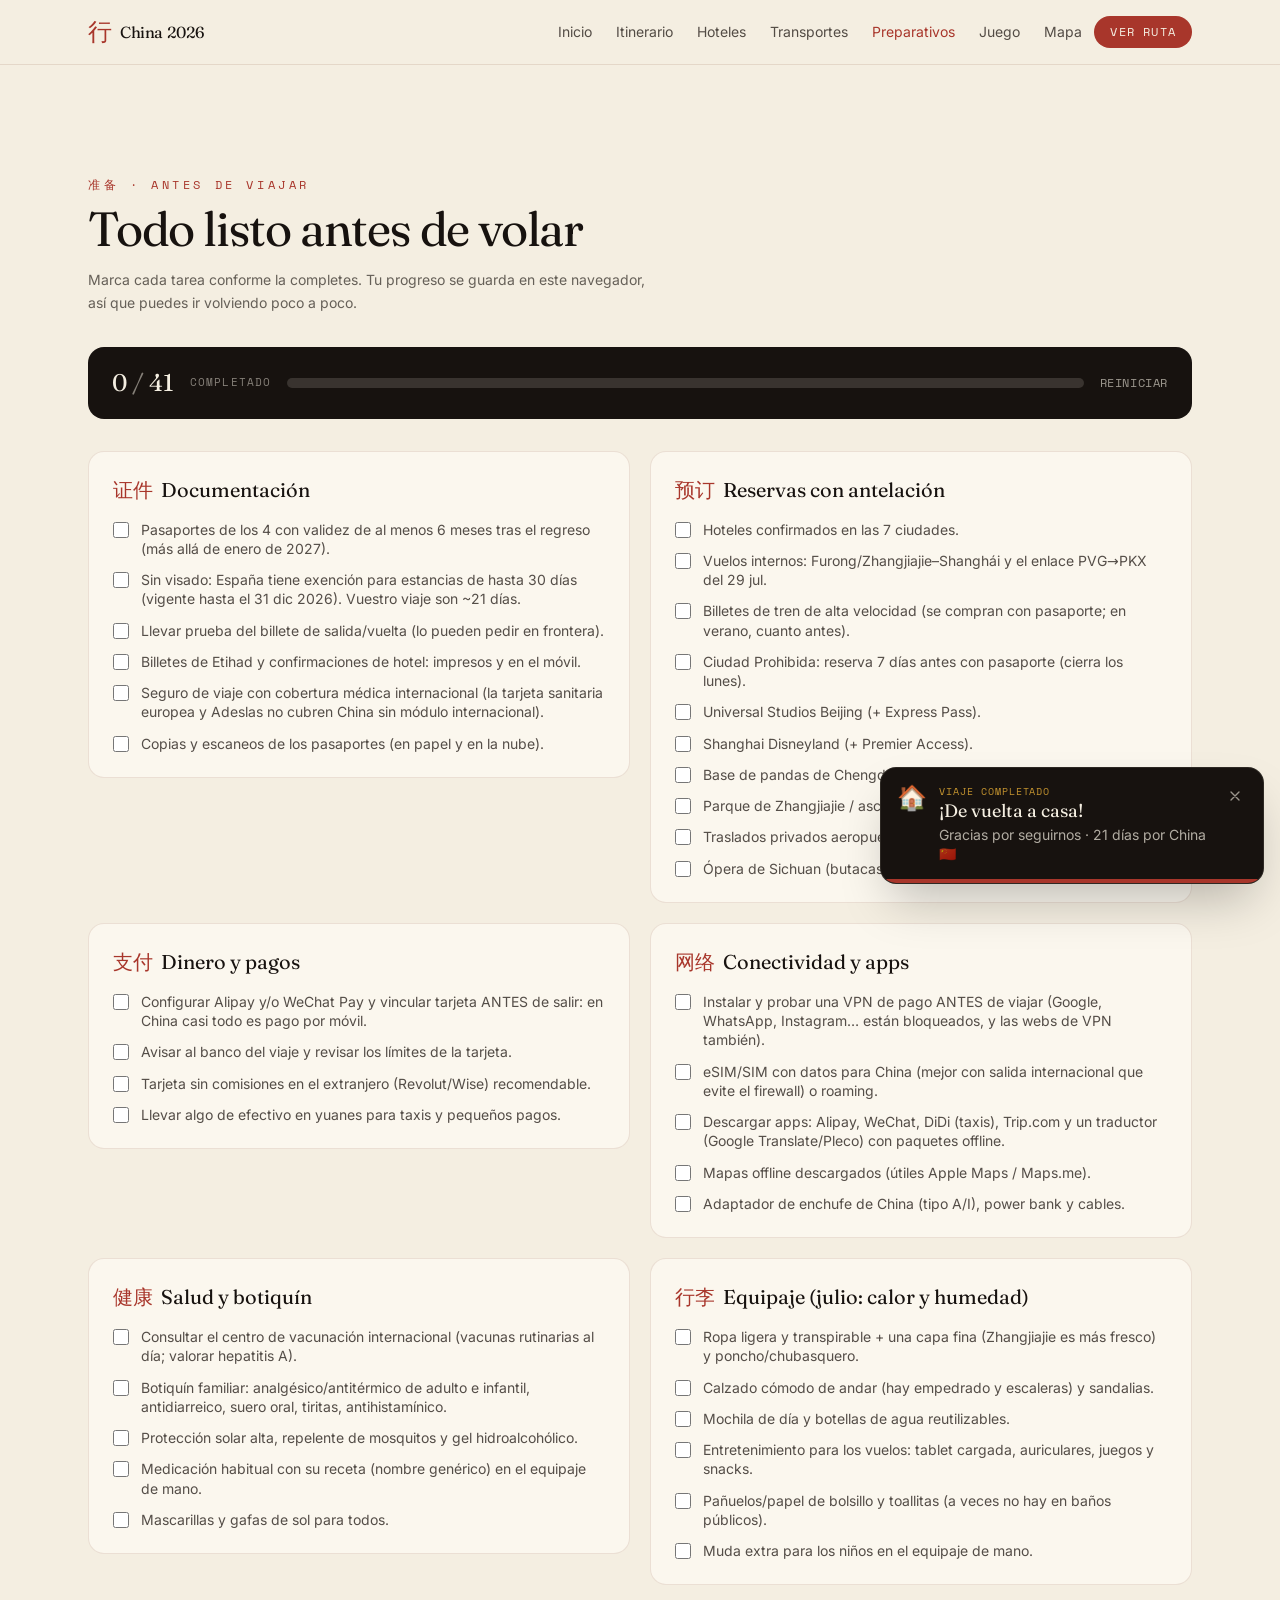
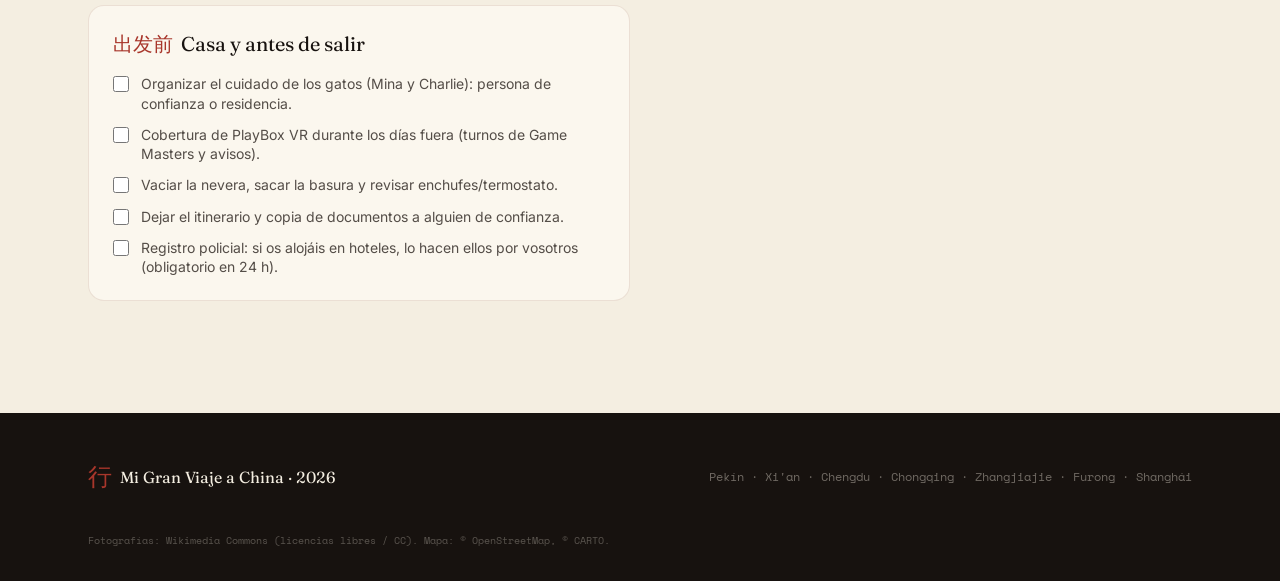
<file: preparativos.html>
<!DOCTYPE html>
<html lang="es">
<head>
  <meta charset="UTF-8" />
  <meta name="viewport" content="width=device-width, initial-scale=1.0" />
  <title>Preparativos · China 2026</title>
  <meta name="description" content="Itinerario y transportes de nuestro viaje familiar por China en 2026: Pekín, Xi'an, Chengdu, Chongqing, Zhangjiajie, Furong y Shanghái." />

  <!-- Tipografías auto-alojadas (sin Google Fonts; funciona en China/offline) -->
  <link rel="stylesheet" href="assets/fonts.css" />

  <!-- Tailwind compilado (CSS estático, sin Play CDN) -->
  <link rel="stylesheet" href="assets/tailwind.css" />


  <style>
    html { scroll-behavior: smooth; }
    html, body { overflow-x: clip; max-width: 100%; }
    body { -webkit-font-smoothing: antialiased; }
    img, table, iframe { max-width: 100%; }

    /* Foco accesible */
    a:focus-visible, button:focus-visible {
      outline: 2px solid #C2922F;
      outline-offset: 3px;
      border-radius: 2px;
    }

    /* Columna vertebral del itinerario (el "hilo" del recorrido) */
    .spine { position: relative; }
    .spine::before {
      content: "";
      position: absolute;
      left: 27px;
      top: 6px;
      bottom: 6px;
      width: 3px;
      background: linear-gradient(180deg, #A8362B 0%, #A8362B 80%, rgba(168,54,43,0) 100%);
      border-radius: 3px;
    }
    @media (min-width: 768px) {
      .spine::before { left: 35px; }
    }

    /* Sello de tinta (印章) para marcar cada día */
    .seal {
      box-shadow: inset 0 0 0 2px rgba(244,238,225,0.35);
      letter-spacing: 0.02em;
    }

    /* Micro-interacción en tarjetas */
    .lift { transition: transform .25s ease, box-shadow .25s ease; }
    .lift:hover { transform: translateY(-4px); box-shadow: 0 18px 40px -22px rgba(23,18,15,0.55); }

    /* Línea "rellenable" para campos del itinerario */
    .fill-line {
      border-bottom: 1px dashed rgba(140,90,60,0.45);
      min-height: 1.4rem;
    }

    /* Borde dentado de billete */
    .ticket { position: relative; }
    .ticket::after {
      content: "";
      position: absolute;
      left: 0; right: 0; bottom: -1px;
      height: 8px;
      background-image: radial-gradient(circle at 6px -2px, transparent 6px, #F4EEE1 6px);
      background-size: 16px 8px;
      background-repeat: repeat-x;
    }

    /* Mapa Leaflet */
    .leaflet-container { background: #EAE2D2; font-family: 'Inter', system-ui, sans-serif; }
    .leaflet-div-icon { background: transparent; border: none; }
    .seal-marker {
      width: 30px; height: 30px;
      background: #A8362B; color: #F4EEE1;
      border-radius: 6px;
      display: flex; align-items: center; justify-content: center;
      font-family: 'Fraunces', serif; font-weight: 700; font-size: 13px;
      box-shadow: 0 2px 6px rgba(23,18,15,.35), inset 0 0 0 2px rgba(244,238,225,.4);
    }
    .seal-marker.final { background: #17120F; color: #C2922F; }
    .leaflet-popup-content { font-family: 'Inter', system-ui, sans-serif; margin: 12px 14px; }

.fchip{border:1px solid rgba(244,238,225,.22);color:rgba(244,238,225,.72);cursor:pointer;}
    .fchip:hover{border-color:rgba(244,238,225,.55);color:#F4EEE1;}
    .fchip.is-active{background:#A8362B;border-color:#A8362B;color:#F4EEE1;}
    .ptab{border:1px solid rgba(244,238,225,.22);color:rgba(244,238,225,.72);cursor:pointer;}
    .ptab:hover{border-color:rgba(244,238,225,.55);color:#F4EEE1;}
    .ptab.is-active{background:#A8362B;border-color:#A8362B;color:#F4EEE1;}
    .ptab-light{border:1px solid rgba(140,90,60,.30);color:rgba(23,18,15,.6);cursor:pointer;}
    .ptab-light:hover{border-color:rgba(168,54,43,.6);color:#A8362B;}
    .ptab-light.is-active{background:#A8362B;border-color:#A8362B;color:#F4EEE1;}

    .chk:checked + label{text-decoration:line-through;color:rgba(23,18,15,.38);}
    #chkBar{transition:width .3s ease;}

        @media (prefers-reduced-motion: reduce) {
      html { scroll-behavior: auto; }
      .lift { transition: none; }
    }
  </style>
</head>

<body class="bg-paper font-body text-ink antialiased">

  <!-- ════════════ NAV ════════════ -->
  <header class="sticky top-0 z-50 bg-paper/85 backdrop-blur-md border-b border-clay/15">
    <nav class="max-w-6xl mx-auto px-6 h-16 flex items-center justify-between">
      <a href="index.html" class="flex items-center gap-2 group">
        <span class="font-cn text-2xl text-cinnabar leading-none">行</span>
        <span class="font-display font-600 tracking-tight text-ink">China 2026</span>
      </a>
      <div class="flex items-center gap-3">
        <ul class="hidden sm:flex items-center gap-6 text-sm font-500">
          <li><a href="index.html" class="text-inksoft/80 hover:text-cinnabar transition-colors">Inicio</a></li>
          <li><a href="itinerario.html" class="text-inksoft/80 hover:text-cinnabar transition-colors">Itinerario</a></li>
          <li><a href="hoteles.html" class="text-inksoft/80 hover:text-cinnabar transition-colors">Hoteles</a></li>
          <li><a href="transportes.html" class="text-inksoft/80 hover:text-cinnabar transition-colors">Transportes</a></li>
          <li><a href="preparativos.html" aria-current="page" class="text-cinnabar transition-colors">Preparativos</a></li>
          <li><a href="juego.html" class="text-inksoft/80 hover:text-cinnabar transition-colors">Juego</a></li>
        </ul>
        <a href="index.html#ruta" class="hidden sm:inline-flex text-xs font-mono uppercase tracking-widest text-paper bg-cinnabar hover:bg-cinnabarDark transition-colors px-4 py-2 rounded-full">Ver ruta</a>
        <button id="navToggle" type="button" aria-label="Abrir menú" aria-expanded="false" aria-controls="mobileMenu" class="sm:hidden inline-flex items-center justify-center w-10 h-10 -mr-2 rounded-lg text-ink hover:bg-clay/10 transition-colors">
          <svg id="navIconOpen" xmlns="http://www.w3.org/2000/svg" class="w-6 h-6" fill="none" viewBox="0 0 24 24" stroke="currentColor" stroke-width="1.8" aria-hidden="true"><path stroke-linecap="round" stroke-linejoin="round" d="M3.75 6.75h16.5M3.75 12h16.5M3.75 17.25h16.5" /></svg>
          <svg id="navIconClose" xmlns="http://www.w3.org/2000/svg" class="w-6 h-6 hidden" fill="none" viewBox="0 0 24 24" stroke="currentColor" stroke-width="1.8" aria-hidden="true"><path stroke-linecap="round" stroke-linejoin="round" d="M6 18 18 6M6 6l12 12" /></svg>
        </button>
      </div>
    </nav>
    <div id="mobileMenu" class="sm:hidden hidden border-t border-clay/15 bg-paper/95 backdrop-blur-md">
      <ul class="max-w-6xl mx-auto px-6 py-3 text-sm font-500">
        <li><a href="index.html" class="js-navlink block py-2.5 text-inksoft/80 hover:text-cinnabar transition-colors">Inicio</a></li>
        <li><a href="itinerario.html" class="js-navlink block py-2.5 text-inksoft/80 hover:text-cinnabar transition-colors">Itinerario</a></li>
        <li><a href="hoteles.html" class="js-navlink block py-2.5 text-inksoft/80 hover:text-cinnabar transition-colors">Hoteles</a></li>
        <li><a href="transportes.html" class="js-navlink block py-2.5 text-inksoft/80 hover:text-cinnabar transition-colors">Transportes</a></li>
        <li><a href="preparativos.html" aria-current="page" class="js-navlink block py-2.5 text-cinnabar transition-colors">Preparativos</a></li>
        <li><a href="juego.html" class="js-navlink block py-2.5 text-inksoft/80 hover:text-cinnabar transition-colors">Juego</a></li>
        <li class="pt-2 pb-1"><a href="index.html#ruta" class="js-navlink block text-center text-xs font-mono uppercase tracking-widest text-paper bg-cinnabar hover:bg-cinnabarDark transition-colors px-4 py-3 rounded-full">Ver ruta</a></li>
      </ul>
    </div>
  </header>

  <!-- ════════════ CHECKLIST / PREPARATIVOS ════════════ -->
  <section id="checklist" class="max-w-6xl mx-auto px-6 py-20 md:py-28">
    <div class="mb-8">
      <p class="font-mono text-xs uppercase tracking-[0.3em] text-cinnabar mb-3">准备 · Antes de viajar</p>
      <h2 class="font-display text-4xl md:text-5xl font-600 tracking-tight">Todo listo antes de volar</h2>
      <p class="text-inksoft/70 mt-4 max-w-xl text-sm leading-relaxed">
        Marca cada tarea conforme la completes. Tu progreso se guarda en este navegador, así que puedes ir volviendo poco a poco.
      </p>
    </div>

    <!-- Progreso -->
    <div class="bg-ink text-paper rounded-2xl p-5 md:p-6 mb-8 flex items-center gap-4 flex-wrap">
      <div class="font-display text-2xl font-600 leading-none"><span id="chkCount">0</span><span class="text-paper/50"> / </span><span id="chkTotal">0</span></div>
      <span class="font-mono text-[0.7rem] uppercase tracking-widest text-paper/50">completado</span>
      <div class="flex-1 min-w-[140px] h-2.5 bg-paper/15 rounded-full overflow-hidden">
        <div id="chkBar" class="h-full bg-cinnabar rounded-full" style="width:0%"></div>
      </div>
      <button id="chkReset" class="font-mono text-xs uppercase tracking-wider text-paper/60 hover:text-paper transition-colors">Reiniciar</button>
    </div>

    <!-- Categorías -->
    <div class="grid md:grid-cols-2 gap-5 items-start">
        <div class="bg-cream rounded-2xl border border-clay/15 p-6">
          <div class="flex items-center gap-2 mb-4">
            <span class="font-cn text-cinnabar text-xl">证件</span>
            <h3 class="font-display text-xl font-600">Documentación</h3>
          </div>
          <ul class="space-y-3">
            <li class="flex items-start gap-3">
              <input type="checkbox" id="doc1" class="chk mt-0.5 w-4 h-4 accent-cinnabar shrink-0 cursor-pointer" />
              <label for="doc1" class="text-sm text-inksoft/80 leading-snug cursor-pointer">Pasaportes de los 4 con validez de al menos 6 meses tras el regreso (más allá de enero de 2027).</label>
            </li>
            <li class="flex items-start gap-3">
              <input type="checkbox" id="doc2" class="chk mt-0.5 w-4 h-4 accent-cinnabar shrink-0 cursor-pointer" />
              <label for="doc2" class="text-sm text-inksoft/80 leading-snug cursor-pointer">Sin visado: España tiene exención para estancias de hasta 30 días (vigente hasta el 31 dic 2026). Vuestro viaje son ~21 días.</label>
            </li>
            <li class="flex items-start gap-3">
              <input type="checkbox" id="doc3" class="chk mt-0.5 w-4 h-4 accent-cinnabar shrink-0 cursor-pointer" />
              <label for="doc3" class="text-sm text-inksoft/80 leading-snug cursor-pointer">Llevar prueba del billete de salida/vuelta (lo pueden pedir en frontera).</label>
            </li>
            <li class="flex items-start gap-3">
              <input type="checkbox" id="doc4" class="chk mt-0.5 w-4 h-4 accent-cinnabar shrink-0 cursor-pointer" />
              <label for="doc4" class="text-sm text-inksoft/80 leading-snug cursor-pointer">Billetes de Etihad y confirmaciones de hotel: impresos y en el móvil.</label>
            </li>
            <li class="flex items-start gap-3">
              <input type="checkbox" id="doc5" class="chk mt-0.5 w-4 h-4 accent-cinnabar shrink-0 cursor-pointer" />
              <label for="doc5" class="text-sm text-inksoft/80 leading-snug cursor-pointer">Seguro de viaje con cobertura médica internacional (la tarjeta sanitaria europea y Adeslas no cubren China sin módulo internacional).</label>
            </li>
            <li class="flex items-start gap-3">
              <input type="checkbox" id="doc6" class="chk mt-0.5 w-4 h-4 accent-cinnabar shrink-0 cursor-pointer" />
              <label for="doc6" class="text-sm text-inksoft/80 leading-snug cursor-pointer">Copias y escaneos de los pasaportes (en papel y en la nube).</label>
            </li>
          </ul>
        </div>

        <div class="bg-cream rounded-2xl border border-clay/15 p-6">
          <div class="flex items-center gap-2 mb-4">
            <span class="font-cn text-cinnabar text-xl">预订</span>
            <h3 class="font-display text-xl font-600">Reservas con antelación</h3>
          </div>
          <ul class="space-y-3">
            <li class="flex items-start gap-3">
              <input type="checkbox" id="res1" class="chk mt-0.5 w-4 h-4 accent-cinnabar shrink-0 cursor-pointer" />
              <label for="res1" class="text-sm text-inksoft/80 leading-snug cursor-pointer">Hoteles confirmados en las 7 ciudades.</label>
            </li>
            <li class="flex items-start gap-3">
              <input type="checkbox" id="res2" class="chk mt-0.5 w-4 h-4 accent-cinnabar shrink-0 cursor-pointer" />
              <label for="res2" class="text-sm text-inksoft/80 leading-snug cursor-pointer">Vuelos internos: Furong/Zhangjiajie–Shanghái y el enlace PVG→PKX del 29 jul.</label>
            </li>
            <li class="flex items-start gap-3">
              <input type="checkbox" id="res3" class="chk mt-0.5 w-4 h-4 accent-cinnabar shrink-0 cursor-pointer" />
              <label for="res3" class="text-sm text-inksoft/80 leading-snug cursor-pointer">Billetes de tren de alta velocidad (se compran con pasaporte; en verano, cuanto antes).</label>
            </li>
            <li class="flex items-start gap-3">
              <input type="checkbox" id="res4" class="chk mt-0.5 w-4 h-4 accent-cinnabar shrink-0 cursor-pointer" />
              <label for="res4" class="text-sm text-inksoft/80 leading-snug cursor-pointer">Ciudad Prohibida: reserva 7 días antes con pasaporte (cierra los lunes).</label>
            </li>
            <li class="flex items-start gap-3">
              <input type="checkbox" id="res5" class="chk mt-0.5 w-4 h-4 accent-cinnabar shrink-0 cursor-pointer" />
              <label for="res5" class="text-sm text-inksoft/80 leading-snug cursor-pointer">Universal Studios Beijing (+ Express Pass).</label>
            </li>
            <li class="flex items-start gap-3">
              <input type="checkbox" id="res6" class="chk mt-0.5 w-4 h-4 accent-cinnabar shrink-0 cursor-pointer" />
              <label for="res6" class="text-sm text-inksoft/80 leading-snug cursor-pointer">Shanghai Disneyland (+ Premier Access).</label>
            </li>
            <li class="flex items-start gap-3">
              <input type="checkbox" id="res7" class="chk mt-0.5 w-4 h-4 accent-cinnabar shrink-0 cursor-pointer" />
              <label for="res7" class="text-sm text-inksoft/80 leading-snug cursor-pointer">Base de pandas de Chengdu (entrada a primera hora).</label>
            </li>
            <li class="flex items-start gap-3">
              <input type="checkbox" id="res8" class="chk mt-0.5 w-4 h-4 accent-cinnabar shrink-0 cursor-pointer" />
              <label for="res8" class="text-sm text-inksoft/80 leading-snug cursor-pointer">Parque de Zhangjiajie / ascensor Bailong y monte Tianmen.</label>
            </li>
            <li class="flex items-start gap-3">
              <input type="checkbox" id="res9" class="chk mt-0.5 w-4 h-4 accent-cinnabar shrink-0 cursor-pointer" />
              <label for="res9" class="text-sm text-inksoft/80 leading-snug cursor-pointer">Traslados privados aeropuerto–hotel.</label>
            </li>
            <li class="flex items-start gap-3">
              <input type="checkbox" id="res10" class="chk mt-0.5 w-4 h-4 accent-cinnabar shrink-0 cursor-pointer" />
              <label for="res10" class="text-sm text-inksoft/80 leading-snug cursor-pointer">Ópera de Sichuan (butacas cercanas).</label>
            </li>
          </ul>
        </div>

        <div class="bg-cream rounded-2xl border border-clay/15 p-6">
          <div class="flex items-center gap-2 mb-4">
            <span class="font-cn text-cinnabar text-xl">支付</span>
            <h3 class="font-display text-xl font-600">Dinero y pagos</h3>
          </div>
          <ul class="space-y-3">
            <li class="flex items-start gap-3">
              <input type="checkbox" id="pay1" class="chk mt-0.5 w-4 h-4 accent-cinnabar shrink-0 cursor-pointer" />
              <label for="pay1" class="text-sm text-inksoft/80 leading-snug cursor-pointer">Configurar Alipay y/o WeChat Pay y vincular tarjeta ANTES de salir: en China casi todo es pago por móvil.</label>
            </li>
            <li class="flex items-start gap-3">
              <input type="checkbox" id="pay2" class="chk mt-0.5 w-4 h-4 accent-cinnabar shrink-0 cursor-pointer" />
              <label for="pay2" class="text-sm text-inksoft/80 leading-snug cursor-pointer">Avisar al banco del viaje y revisar los límites de la tarjeta.</label>
            </li>
            <li class="flex items-start gap-3">
              <input type="checkbox" id="pay3" class="chk mt-0.5 w-4 h-4 accent-cinnabar shrink-0 cursor-pointer" />
              <label for="pay3" class="text-sm text-inksoft/80 leading-snug cursor-pointer">Tarjeta sin comisiones en el extranjero (Revolut/Wise) recomendable.</label>
            </li>
            <li class="flex items-start gap-3">
              <input type="checkbox" id="pay4" class="chk mt-0.5 w-4 h-4 accent-cinnabar shrink-0 cursor-pointer" />
              <label for="pay4" class="text-sm text-inksoft/80 leading-snug cursor-pointer">Llevar algo de efectivo en yuanes para taxis y pequeños pagos.</label>
            </li>
          </ul>
        </div>

        <div class="bg-cream rounded-2xl border border-clay/15 p-6">
          <div class="flex items-center gap-2 mb-4">
            <span class="font-cn text-cinnabar text-xl">网络</span>
            <h3 class="font-display text-xl font-600">Conectividad y apps</h3>
          </div>
          <ul class="space-y-3">
            <li class="flex items-start gap-3">
              <input type="checkbox" id="net1" class="chk mt-0.5 w-4 h-4 accent-cinnabar shrink-0 cursor-pointer" />
              <label for="net1" class="text-sm text-inksoft/80 leading-snug cursor-pointer">Instalar y probar una VPN de pago ANTES de viajar (Google, WhatsApp, Instagram… están bloqueados, y las webs de VPN también).</label>
            </li>
            <li class="flex items-start gap-3">
              <input type="checkbox" id="net2" class="chk mt-0.5 w-4 h-4 accent-cinnabar shrink-0 cursor-pointer" />
              <label for="net2" class="text-sm text-inksoft/80 leading-snug cursor-pointer">eSIM/SIM con datos para China (mejor con salida internacional que evite el firewall) o roaming.</label>
            </li>
            <li class="flex items-start gap-3">
              <input type="checkbox" id="net3" class="chk mt-0.5 w-4 h-4 accent-cinnabar shrink-0 cursor-pointer" />
              <label for="net3" class="text-sm text-inksoft/80 leading-snug cursor-pointer">Descargar apps: Alipay, WeChat, DiDi (taxis), Trip.com y un traductor (Google Translate/Pleco) con paquetes offline.</label>
            </li>
            <li class="flex items-start gap-3">
              <input type="checkbox" id="net4" class="chk mt-0.5 w-4 h-4 accent-cinnabar shrink-0 cursor-pointer" />
              <label for="net4" class="text-sm text-inksoft/80 leading-snug cursor-pointer">Mapas offline descargados (útiles Apple Maps / Maps.me).</label>
            </li>
            <li class="flex items-start gap-3">
              <input type="checkbox" id="net5" class="chk mt-0.5 w-4 h-4 accent-cinnabar shrink-0 cursor-pointer" />
              <label for="net5" class="text-sm text-inksoft/80 leading-snug cursor-pointer">Adaptador de enchufe de China (tipo A/I), power bank y cables.</label>
            </li>
          </ul>
        </div>

        <div class="bg-cream rounded-2xl border border-clay/15 p-6">
          <div class="flex items-center gap-2 mb-4">
            <span class="font-cn text-cinnabar text-xl">健康</span>
            <h3 class="font-display text-xl font-600">Salud y botiquín</h3>
          </div>
          <ul class="space-y-3">
            <li class="flex items-start gap-3">
              <input type="checkbox" id="sal1" class="chk mt-0.5 w-4 h-4 accent-cinnabar shrink-0 cursor-pointer" />
              <label for="sal1" class="text-sm text-inksoft/80 leading-snug cursor-pointer">Consultar el centro de vacunación internacional (vacunas rutinarias al día; valorar hepatitis A).</label>
            </li>
            <li class="flex items-start gap-3">
              <input type="checkbox" id="sal2" class="chk mt-0.5 w-4 h-4 accent-cinnabar shrink-0 cursor-pointer" />
              <label for="sal2" class="text-sm text-inksoft/80 leading-snug cursor-pointer">Botiquín familiar: analgésico/antitérmico de adulto e infantil, antidiarreico, suero oral, tiritas, antihistamínico.</label>
            </li>
            <li class="flex items-start gap-3">
              <input type="checkbox" id="sal3" class="chk mt-0.5 w-4 h-4 accent-cinnabar shrink-0 cursor-pointer" />
              <label for="sal3" class="text-sm text-inksoft/80 leading-snug cursor-pointer">Protección solar alta, repelente de mosquitos y gel hidroalcohólico.</label>
            </li>
            <li class="flex items-start gap-3">
              <input type="checkbox" id="sal4" class="chk mt-0.5 w-4 h-4 accent-cinnabar shrink-0 cursor-pointer" />
              <label for="sal4" class="text-sm text-inksoft/80 leading-snug cursor-pointer">Medicación habitual con su receta (nombre genérico) en el equipaje de mano.</label>
            </li>
            <li class="flex items-start gap-3">
              <input type="checkbox" id="sal5" class="chk mt-0.5 w-4 h-4 accent-cinnabar shrink-0 cursor-pointer" />
              <label for="sal5" class="text-sm text-inksoft/80 leading-snug cursor-pointer">Mascarillas y gafas de sol para todos.</label>
            </li>
          </ul>
        </div>

        <div class="bg-cream rounded-2xl border border-clay/15 p-6">
          <div class="flex items-center gap-2 mb-4">
            <span class="font-cn text-cinnabar text-xl">行李</span>
            <h3 class="font-display text-xl font-600">Equipaje (julio: calor y humedad)</h3>
          </div>
          <ul class="space-y-3">
            <li class="flex items-start gap-3">
              <input type="checkbox" id="eq1" class="chk mt-0.5 w-4 h-4 accent-cinnabar shrink-0 cursor-pointer" />
              <label for="eq1" class="text-sm text-inksoft/80 leading-snug cursor-pointer">Ropa ligera y transpirable + una capa fina (Zhangjiajie es más fresco) y poncho/chubasquero.</label>
            </li>
            <li class="flex items-start gap-3">
              <input type="checkbox" id="eq2" class="chk mt-0.5 w-4 h-4 accent-cinnabar shrink-0 cursor-pointer" />
              <label for="eq2" class="text-sm text-inksoft/80 leading-snug cursor-pointer">Calzado cómodo de andar (hay empedrado y escaleras) y sandalias.</label>
            </li>
            <li class="flex items-start gap-3">
              <input type="checkbox" id="eq3" class="chk mt-0.5 w-4 h-4 accent-cinnabar shrink-0 cursor-pointer" />
              <label for="eq3" class="text-sm text-inksoft/80 leading-snug cursor-pointer">Mochila de día y botellas de agua reutilizables.</label>
            </li>
            <li class="flex items-start gap-3">
              <input type="checkbox" id="eq4" class="chk mt-0.5 w-4 h-4 accent-cinnabar shrink-0 cursor-pointer" />
              <label for="eq4" class="text-sm text-inksoft/80 leading-snug cursor-pointer">Entretenimiento para los vuelos: tablet cargada, auriculares, juegos y snacks.</label>
            </li>
            <li class="flex items-start gap-3">
              <input type="checkbox" id="eq5" class="chk mt-0.5 w-4 h-4 accent-cinnabar shrink-0 cursor-pointer" />
              <label for="eq5" class="text-sm text-inksoft/80 leading-snug cursor-pointer">Pañuelos/papel de bolsillo y toallitas (a veces no hay en baños públicos).</label>
            </li>
            <li class="flex items-start gap-3">
              <input type="checkbox" id="eq6" class="chk mt-0.5 w-4 h-4 accent-cinnabar shrink-0 cursor-pointer" />
              <label for="eq6" class="text-sm text-inksoft/80 leading-snug cursor-pointer">Muda extra para los niños en el equipaje de mano.</label>
            </li>
          </ul>
        </div>

        <div class="bg-cream rounded-2xl border border-clay/15 p-6">
          <div class="flex items-center gap-2 mb-4">
            <span class="font-cn text-cinnabar text-xl">出发前</span>
            <h3 class="font-display text-xl font-600">Casa y antes de salir</h3>
          </div>
          <ul class="space-y-3">
            <li class="flex items-start gap-3">
              <input type="checkbox" id="casa1" class="chk mt-0.5 w-4 h-4 accent-cinnabar shrink-0 cursor-pointer" />
              <label for="casa1" class="text-sm text-inksoft/80 leading-snug cursor-pointer">Organizar el cuidado de los gatos (Mina y Charlie): persona de confianza o residencia.</label>
            </li>
            <li class="flex items-start gap-3">
              <input type="checkbox" id="casa2" class="chk mt-0.5 w-4 h-4 accent-cinnabar shrink-0 cursor-pointer" />
              <label for="casa2" class="text-sm text-inksoft/80 leading-snug cursor-pointer">Cobertura de PlayBox VR durante los días fuera (turnos de Game Masters y avisos).</label>
            </li>
            <li class="flex items-start gap-3">
              <input type="checkbox" id="casa3" class="chk mt-0.5 w-4 h-4 accent-cinnabar shrink-0 cursor-pointer" />
              <label for="casa3" class="text-sm text-inksoft/80 leading-snug cursor-pointer">Vaciar la nevera, sacar la basura y revisar enchufes/termostato.</label>
            </li>
            <li class="flex items-start gap-3">
              <input type="checkbox" id="casa4" class="chk mt-0.5 w-4 h-4 accent-cinnabar shrink-0 cursor-pointer" />
              <label for="casa4" class="text-sm text-inksoft/80 leading-snug cursor-pointer">Dejar el itinerario y copia de documentos a alguien de confianza.</label>
            </li>
            <li class="flex items-start gap-3">
              <input type="checkbox" id="casa5" class="chk mt-0.5 w-4 h-4 accent-cinnabar shrink-0 cursor-pointer" />
              <label for="casa5" class="text-sm text-inksoft/80 leading-snug cursor-pointer">Registro policial: si os alojáis en hoteles, lo hacen ellos por vosotros (obligatorio en 24 h).</label>
            </li>
          </ul>
        </div>
    </div>
  </section>



  <footer class="bg-ink text-paper/70">
    <div class="max-w-6xl mx-auto px-6 py-12 flex flex-col sm:flex-row items-center justify-between gap-4">
      <div class="flex items-center gap-2">
        <span class="font-cn text-cinnabar text-2xl">行</span>
        <span class="font-display font-600 text-paper">Mi Gran Viaje a China · 2026</span>
      </div>
      <p class="font-mono text-xs text-paper/40">Pekín · Xi'an · Chengdu · Chongqing · Zhangjiajie · Furong · Shanghái</p>
    </div>
    <p class="max-w-6xl mx-auto px-6 pb-8 -mt-2 font-mono text-[0.65rem] text-paper/30">Fotografías: Wikimedia Commons (licencias libres / CC). Mapa: © OpenStreetMap, © CARTO.</p>
  </footer>

  <!-- ===== Indicador "¿dónde estamos?" (según la fecha) ===== -->
  <div id="hoyCard" class="fixed z-[60] inset-x-3 bottom-3 sm:inset-x-auto sm:right-4 sm:bottom-4 sm:max-w-sm" role="status" aria-live="polite" hidden>
    <div class="bg-ink text-paper rounded-2xl shadow-2xl border border-paper/10 overflow-hidden">
      <div class="flex items-start gap-3 p-4">
        <div id="hoyEmoji" class="text-2xl leading-none mt-0.5">📍</div>
        <div class="min-w-0 flex-1">
          <p id="hoyKicker" class="font-mono text-[0.6rem] uppercase tracking-widest text-gold mb-0.5">Dónde estamos</p>
          <p id="hoyTitle" class="font-display text-lg font-600 leading-tight"></p>
          <p id="hoySub" class="text-paper/70 text-sm leading-snug mt-0.5"></p>
          <button id="hoyGoto" type="button" class="mt-2 inline-flex items-center gap-1 font-mono text-[0.7rem] uppercase tracking-wider text-cinnabar hover:text-gold transition-colors">Ver el día <span aria-hidden="true">→</span></button>
        </div>
        <button id="hoyClose" type="button" aria-label="Cerrar" class="shrink-0 -mt-1 -mr-1 w-8 h-8 inline-flex items-center justify-center rounded-lg text-paper/60 hover:text-paper hover:bg-paper/10 transition-colors">
          <svg xmlns="http://www.w3.org/2000/svg" class="w-4 h-4" fill="none" viewBox="0 0 24 24" stroke="currentColor" stroke-width="2" aria-hidden="true"><path stroke-linecap="round" stroke-linejoin="round" d="M6 18 18 6M6 6l12 12" /></svg>
        </button>
      </div>
      <div class="h-1 bg-cinnabar/25"><div id="hoyBarFill" class="h-full bg-cinnabar transition-[width] duration-500" style="width:0%"></div></div>
    </div>
  </div>
  <button id="hoyFab" type="button" aria-label="¿Dónde estamos?" class="fixed z-[60] right-4 bottom-4 w-12 h-12 rounded-full bg-cinnabar text-paper shadow-xl items-center justify-center text-xl hidden">📍</button>

  <!-- Checklist: progreso y guardado local -->
  <script>
    (function () {
      var KEY = 'china2026_checklist';
      var boxes = Array.prototype.slice.call(document.querySelectorAll('#checklist .chk'));
      if (!boxes.length) return;
      var countEl = document.getElementById('chkCount');
      var totalEl = document.getElementById('chkTotal');
      var barEl = document.getElementById('chkBar');
      var total = boxes.length;
      if (totalEl) totalEl.textContent = total;
      function save() {
        try { var s = {}; boxes.forEach(function (b) { s[b.id] = b.checked; }); localStorage.setItem(KEY, JSON.stringify(s)); } catch (e) {}
      }
      function load() {
        try { var s = JSON.parse(localStorage.getItem(KEY) || '{}'); boxes.forEach(function (b) { if (s[b.id]) b.checked = true; }); } catch (e) {}
      }
      function update() {
        var done = boxes.filter(function (b) { return b.checked; }).length;
        if (countEl) countEl.textContent = done;
        if (barEl) barEl.style.width = (total ? Math.round(done / total * 100) : 0) + '%';
      }
      load(); update();
      boxes.forEach(function (b) { b.addEventListener('change', function () { save(); update(); }); });
      var reset = document.getElementById('chkReset');
      if (reset) reset.addEventListener('click', function () { boxes.forEach(function (b) { b.checked = false; }); save(); update(); });
    })();
  </script>

  <!-- Menú móvil: abrir / cerrar -->
  <script>
    (function () {
      var btn = document.getElementById('navToggle');
      var menu = document.getElementById('mobileMenu');
      if (!btn || !menu) return;
      var iOpen = document.getElementById('navIconOpen');
      var iClose = document.getElementById('navIconClose');
      function setOpen(open) {
        menu.classList.toggle('hidden', !open);
        if (iOpen) iOpen.classList.toggle('hidden', open);
        if (iClose) iClose.classList.toggle('hidden', !open);
        btn.setAttribute('aria-expanded', open ? 'true' : 'false');
        btn.setAttribute('aria-label', open ? 'Cerrar menú' : 'Abrir menú');
      }
      btn.addEventListener('click', function () { setOpen(menu.classList.contains('hidden')); });
      menu.querySelectorAll('.js-navlink').forEach(function (a) {
        a.addEventListener('click', function () { setOpen(false); });
      });
      window.addEventListener('resize', function () {
        if (window.innerWidth >= 640) setOpen(false);
      });
    })();
  </script>

  <!-- "¿Dónde estamos?" según la fecha actual (hora de China) -->
  <script>
    (function () {
      var DAYS = [
        {d:"2026-07-09",l:"Jue 9 jul",c:"Pekín",cn:"北京",t:"Llegada a Pekín"},
        {d:"2026-07-10",l:"Vie 10 jul",c:"Pekín",cn:"北京",t:"Ciudad Prohibida y Jingshan"},
        {d:"2026-07-11",l:"Sáb 11 jul",c:"Pekín",cn:"北京",t:"La Gran Muralla (Mutianyu)"},
        {d:"2026-07-12",l:"Dom 12 jul",c:"Pekín",cn:"北京",t:"Universal Studios Beijing"},
        {d:"2026-07-13",l:"Lun 13 jul",c:"Pekín",cn:"北京",t:"Hutongs y Templo del Cielo"},
        {d:"2026-07-14",l:"Mar 14 jul",c:"Xi'an",cn:"西安",t:"Pekín → Xi'an"},
        {d:"2026-07-15",l:"Mié 15 jul",c:"Xi'an",cn:"西安",t:"Guerreros de Terracota"},
        {d:"2026-07-16",l:"Jue 16 jul",c:"Chengdu",cn:"成都",t:"Xi'an → Chengdu"},
        {d:"2026-07-17",l:"Vie 17 jul",c:"Chengdu",cn:"成都",t:"Los pandas gigantes"},
        {d:"2026-07-18",l:"Sáb 18 jul",c:"Chengdu",cn:"成都",t:"Gran Buda de Leshan u ópera"},
        {d:"2026-07-19",l:"Dom 19 jul",c:"Chongqing",cn:"重庆",t:"Chengdu → Chongqing"},
        {d:"2026-07-20",l:"Lun 20 jul",c:"Chongqing",cn:"重庆",t:"Chongqing curiosa"},
        {d:"2026-07-21",l:"Mar 21 jul",c:"Zhangjiajie",cn:"张家界",t:"Chongqing → Zhangjiajie"},
        {d:"2026-07-22",l:"Mié 22 jul",c:"Zhangjiajie",cn:"张家界",t:"Montañas de Avatar"},
        {d:"2026-07-23",l:"Jue 23 jul",c:"Zhangjiajie",cn:"张家界",t:"Monte Tianmen"},
        {d:"2026-07-24",l:"Vie 24 jul",c:"Furong",cn:"芙蓉镇",t:"Zhangjiajie → Furong"},
        {d:"2026-07-25",l:"Sáb 25 jul",c:"Shanghái",cn:"上海",t:"Furong → Shanghái"},
        {d:"2026-07-26",l:"Dom 26 jul",c:"Shanghái",cn:"上海",t:"Shanghai Disneyland"},
        {d:"2026-07-27",l:"Lun 27 jul",c:"Shanghái",cn:"上海",t:"Casco antiguo y río"},
        {d:"2026-07-28",l:"Mar 28 jul",c:"Shanghái",cn:"上海",t:"Shanghái a tu aire"},
        {d:"2026-07-29",l:"Mié 29 jul",c:"Shanghái",cn:"上海",t:"Regreso a casa"}
      ];
      var DEPART = "2026-07-08";
      function chinaToday() {
        try {
          return new Intl.DateTimeFormat('en-CA', { timeZone: 'Asia/Shanghai', year: 'numeric', month: '2-digit', day: '2-digit' }).format(new Date());
        } catch (e) { return new Date().toISOString().slice(0, 10); }
      }
      function u(s) { var p = s.split('-'); return Date.UTC(+p[0], +p[1] - 1, +p[2]); }
      function diff(a, b) { return Math.round((u(a) - u(b)) / 86400000); }

      var card = document.getElementById('hoyCard');
      var fab = document.getElementById('hoyFab');
      if (!card || !fab) return;
      var emoji = document.getElementById('hoyEmoji');
      var kicker = document.getElementById('hoyKicker');
      var title = document.getElementById('hoyTitle');
      var sub = document.getElementById('hoySub');
      var bar = document.getElementById('hoyBarFill');
      var goto_ = document.getElementById('hoyGoto');

      var today = chinaToday();
      var idx = -1, i;
      for (i = 0; i < DAYS.length; i++) { if (DAYS[i].d === today) { idx = i; break; } }
      var total = DAYS.length;
      var targetLabel = null;

      if (idx >= 0) {
        var day = DAYS[idx];
        emoji.textContent = '📍';
        kicker.textContent = 'Estáis aquí · Día ' + (idx + 1) + ' de ' + total;
        title.textContent = day.c + '  ' + day.cn;
        sub.textContent = day.t;
        bar.style.width = Math.round((idx + 1) / total * 100) + '%';
        targetLabel = day.l;
      } else if (diff(today, DAYS[0].d) < 0) {
        if (diff(today, DEPART) >= 0) {
          emoji.textContent = '✈️';
          kicker.textContent = '¡Hoy empieza el viaje!';
          title.textContent = 'Rumbo a China';
          sub.textContent = 'Vuelo de ida · Barcelona → Pekín';
        } else {
          var falta = diff(DAYS[0].d, today);
          emoji.textContent = '🗓️';
          kicker.textContent = 'Cuenta atrás';
          title.textContent = 'Faltan ' + falta + (falta === 1 ? ' día' : ' días');
          sub.textContent = 'Salida el 8 de julio · llegada a Pekín el 9';
        }
        goto_.style.display = 'none';
      } else {
        emoji.textContent = '🏠';
        kicker.textContent = 'Viaje completado';
        title.textContent = '¡De vuelta a casa!';
        sub.textContent = 'Gracias por seguirnos · 21 días por China 🇨🇳';
        bar.style.width = '100%';
        goto_.style.display = 'none';
      }

      function show() { card.hidden = false; fab.classList.add('hidden'); fab.classList.remove('flex'); }
      function hide() { card.hidden = true; fab.classList.remove('hidden'); fab.classList.add('flex'); }
      try { if (sessionStorage.getItem('hoyClosed') === '1') hide(); else show(); } catch (e) { show(); }

      document.getElementById('hoyClose').addEventListener('click', function () {
        try { sessionStorage.setItem('hoyClosed', '1'); } catch (e) {}
        hide();
      });
      fab.addEventListener('click', function () {
        try { sessionStorage.removeItem('hoyClosed'); } catch (e) {}
        show();
      });
      function scrollToDay(el) {
        el.scrollIntoView({ behavior: 'smooth', block: 'center' });
        var art = el.querySelector('article') || el;
        art.style.outline = '2px solid #A8362B';
        art.style.outlineOffset = '3px';
        setTimeout(function () { art.style.outline = ''; art.style.outlineOffset = ''; }, 2600);
      }
      goto_.addEventListener('click', function () {
        if (idx < 0) return;
        var el = document.getElementById('dia-' + (idx + 1));
        if (el) scrollToDay(el);
        else window.location.href = 'itinerario.html#dia-' + (idx + 1);
      });
      if (/^#dia-\d+$/.test(location.hash)) {
        var t0 = document.getElementById(location.hash.slice(1));
        if (t0) setTimeout(function () { scrollToDay(t0); }, 300);
      }
    })();
  </script>

  <!-- ===== Popup: mapa grande de la ruta (enlace "Mapa" del menú) ===== -->
  <div id="rutaMapModal" class="fixed inset-0 bg-ink/95 hidden items-center justify-center p-4" style="z-index:90" role="dialog" aria-modal="true" aria-label="Mapa de la ruta">
    <div class="relative w-full max-w-4xl">
      <div class="flex items-center justify-between mb-3">
        <div class="flex items-center gap-2 min-w-0">
          <span class="font-cn text-cinnabar text-xl">行</span>
          <span class="font-display font-600 text-paper text-base sm:text-lg truncate">Mapa de la ruta · China 2026</span>
        </div>
        <button id="rutaMapClose" type="button" aria-label="Cerrar" class="shrink-0 w-10 h-10 inline-flex items-center justify-center rounded-full bg-paper/10 hover:bg-paper/20 text-paper text-2xl leading-none transition-colors">&times;</button>
      </div>
      <div id="rutaMapBox" class="w-full rounded-2xl overflow-hidden border border-paper/15 bg-cream" style="height:72vh"></div>
      <p class="font-mono text-[0.65rem] text-paper/40 mt-2 text-center">Pekín → Xi'an → Chengdu → Chongqing → Zhangjiajie → Furong → Shanghái</p>
    </div>
  </div>
  <script>
    (function () {
      var modal = document.getElementById('rutaMapModal');
      if (!modal) return;
      if (!document.body.hasAttribute('data-mapnav')) {
        document.body.setAttribute('data-mapnav', '1');
        var dUl = document.querySelector('header nav ul');
        if (dUl) {
          var dli = document.createElement('li');
          dli.innerHTML = '<a href="#" class="js-open-map cursor-pointer text-inksoft/80 hover:text-cinnabar transition-colors">Mapa</a>';
          dUl.appendChild(dli);
        }
        var mUl = document.querySelector('#mobileMenu ul');
        if (mUl) {
          var mli = document.createElement('li');
          mli.innerHTML = '<a href="#" class="js-open-map block py-2.5 text-inksoft/80 hover:text-cinnabar transition-colors">Mapa</a>';
          var cta = mUl.querySelector('li.pt-2');
          if (cta) mUl.insertBefore(mli, cta); else mUl.appendChild(mli);
        }
      }
      var box = document.getElementById('rutaMapBox');
      var stops = [
        { n: '01', name: 'Pekín', cn: '北京', lat: 39.9042, lng: 116.4074 },
        { n: '02', name: "Xi'an", cn: '西安', lat: 34.3416, lng: 108.9398 },
        { n: '03', name: 'Chengdu', cn: '成都', lat: 30.5728, lng: 104.0668 },
        { n: '04', name: 'Chongqing', cn: '重庆', lat: 29.5630, lng: 106.5516 },
        { n: '05', name: 'Zhangjiajie', cn: '张家界', lat: 29.1170, lng: 110.4794 },
        { n: '06', name: 'Furong', cn: '芙蓉镇', lat: 28.7050, lng: 109.9930 },
        { n: '07', name: 'Shanghái', cn: '上海', lat: 31.2304, lng: 121.4737 }
      ];
      var map = null;
      function loadLeaflet(cb) {
        if (typeof L !== 'undefined') { cb(); return; }
        if (!document.querySelector('link[data-leaflet]')) {
          var lk = document.createElement('link'); lk.rel = 'stylesheet'; lk.href = 'assets/leaflet/leaflet.css'; lk.setAttribute('data-leaflet', '1'); document.head.appendChild(lk);
        }
        var ex = document.querySelector('script[data-leaflet]');
        if (ex) { ex.addEventListener('load', cb); return; }
        var sc = document.createElement('script'); sc.src = 'assets/leaflet/leaflet.js'; sc.setAttribute('data-leaflet', '1'); sc.onload = cb; document.body.appendChild(sc);
      }
      function refit() { if (map && map.__line) { map.invalidateSize(); try { map.fitBounds(map.__line, { padding: [45, 45] }); } catch (e) {} } }
      function build() {
        if (map) { refit(); return; }
        if (typeof L === 'undefined') return;
        map = L.map(box, { scrollWheelZoom: false });
        L.tileLayer('https://{s}.basemaps.cartocdn.com/light_all/{z}/{x}/{y}{r}.png', { attribution: '&copy; OpenStreetMap, &copy; CARTO', subdomains: 'abcd', maxZoom: 19 }).addTo(map);
        var line = stops.map(function (s) { return [s.lat, s.lng]; });
        L.polyline(line, { color: '#A8362B', weight: 4, opacity: 0.9 }).addTo(map);
        L.polyline([[stops[stops.length - 1].lat, stops[stops.length - 1].lng], [stops[0].lat, stops[0].lng]], { color: '#8C5A3C', weight: 2, opacity: 0.85, dashArray: '6 9' }).addTo(map);
        stops.forEach(function (s, i) {
          var fin = i === stops.length - 1, bg = fin ? '#17120F' : '#A8362B', fg = fin ? '#C2922F' : '#F4EEE1';
          var html = '<div style="width:30px;height:30px;background:' + bg + ';color:' + fg + ';border-radius:6px;display:flex;align-items:center;justify-content:center;font-family:Fraunces,serif;font-weight:700;font-size:13px;box-shadow:0 2px 6px rgba(23,18,15,.35),inset 0 0 0 2px rgba(244,238,225,.4);">' + s.n + '</div>';
          var icon = L.divIcon({ html: html, className: '', iconSize: [30, 30], iconAnchor: [15, 15], popupAnchor: [0, -16] });
          L.marker([s.lat, s.lng], { icon: icon }).addTo(map).bindPopup('<strong style="font-family:Fraunces,serif;font-size:15px;">' + s.name + '</strong> <span style="color:#A8362B;">' + s.cn + '</span>');
        });
        map.__line = line;
        map.fitBounds(line, { padding: [45, 45] });
      }
      function openModal() {
        modal.classList.remove('hidden'); modal.classList.add('flex');
        document.documentElement.style.overflow = 'hidden';
        var mm = document.getElementById('mobileMenu'); if (mm) mm.classList.add('hidden');
        loadLeaflet(function () { setTimeout(build, 30); setTimeout(refit, 280); });
      }
      function closeModal() { modal.classList.add('hidden'); modal.classList.remove('flex'); document.documentElement.style.overflow = ''; }
      document.querySelectorAll('.js-open-map').forEach(function (a) { a.addEventListener('click', function (e) { e.preventDefault(); openModal(); }); });
      document.getElementById('rutaMapClose').addEventListener('click', closeModal);
      modal.addEventListener('click', function (e) { if (e.target === modal) closeModal(); });
      document.addEventListener('keydown', function (e) { if (e.key === 'Escape' && !modal.classList.contains('hidden')) closeModal(); });
    })();
  </script>
  <!-- /popup mapa -->

</body>
</html>
</file>
<file: assets/fonts.css>
/* Fuentes auto-alojadas (Inter, Fraunces, Space Mono) — generado para funcionar sin Google Fonts (China/offline) */
@font-face {
  font-family: 'Fraunces';
  font-style: normal;
  font-weight: 400;
  font-display: swap;
  src: url(fonts/fraunces-latin-ext-796716.woff2) format('woff2');
  unicode-range: U+0100-02BA, U+02BD-02C5, U+02C7-02CC, U+02CE-02D7, U+02DD-02FF, U+0304, U+0308, U+0329, U+1D00-1DBF, U+1E00-1E9F, U+1EF2-1EFF, U+2020, U+20A0-20AB, U+20AD-20C0, U+2113, U+2C60-2C7F, U+A720-A7FF;
}
@font-face {
  font-family: 'Fraunces';
  font-style: normal;
  font-weight: 400;
  font-display: swap;
  src: url(fonts/fraunces-latin-39ce20.woff2) format('woff2');
  unicode-range: U+0000-00FF, U+0131, U+0152-0153, U+02BB-02BC, U+02C6, U+02DA, U+02DC, U+0304, U+0308, U+0329, U+2000-206F, U+20AC, U+2122, U+2191, U+2193, U+2212, U+2215, U+FEFF, U+FFFD;
}
@font-face {
  font-family: 'Fraunces';
  font-style: normal;
  font-weight: 500;
  font-display: swap;
  src: url(fonts/fraunces-latin-ext-796716.woff2) format('woff2');
  unicode-range: U+0100-02BA, U+02BD-02C5, U+02C7-02CC, U+02CE-02D7, U+02DD-02FF, U+0304, U+0308, U+0329, U+1D00-1DBF, U+1E00-1E9F, U+1EF2-1EFF, U+2020, U+20A0-20AB, U+20AD-20C0, U+2113, U+2C60-2C7F, U+A720-A7FF;
}
@font-face {
  font-family: 'Fraunces';
  font-style: normal;
  font-weight: 500;
  font-display: swap;
  src: url(fonts/fraunces-latin-39ce20.woff2) format('woff2');
  unicode-range: U+0000-00FF, U+0131, U+0152-0153, U+02BB-02BC, U+02C6, U+02DA, U+02DC, U+0304, U+0308, U+0329, U+2000-206F, U+20AC, U+2122, U+2191, U+2193, U+2212, U+2215, U+FEFF, U+FFFD;
}
@font-face {
  font-family: 'Fraunces';
  font-style: normal;
  font-weight: 600;
  font-display: swap;
  src: url(fonts/fraunces-latin-ext-796716.woff2) format('woff2');
  unicode-range: U+0100-02BA, U+02BD-02C5, U+02C7-02CC, U+02CE-02D7, U+02DD-02FF, U+0304, U+0308, U+0329, U+1D00-1DBF, U+1E00-1E9F, U+1EF2-1EFF, U+2020, U+20A0-20AB, U+20AD-20C0, U+2113, U+2C60-2C7F, U+A720-A7FF;
}
@font-face {
  font-family: 'Fraunces';
  font-style: normal;
  font-weight: 600;
  font-display: swap;
  src: url(fonts/fraunces-latin-39ce20.woff2) format('woff2');
  unicode-range: U+0000-00FF, U+0131, U+0152-0153, U+02BB-02BC, U+02C6, U+02DA, U+02DC, U+0304, U+0308, U+0329, U+2000-206F, U+20AC, U+2122, U+2191, U+2193, U+2212, U+2215, U+FEFF, U+FFFD;
}
@font-face {
  font-family: 'Fraunces';
  font-style: normal;
  font-weight: 700;
  font-display: swap;
  src: url(fonts/fraunces-latin-ext-796716.woff2) format('woff2');
  unicode-range: U+0100-02BA, U+02BD-02C5, U+02C7-02CC, U+02CE-02D7, U+02DD-02FF, U+0304, U+0308, U+0329, U+1D00-1DBF, U+1E00-1E9F, U+1EF2-1EFF, U+2020, U+20A0-20AB, U+20AD-20C0, U+2113, U+2C60-2C7F, U+A720-A7FF;
}
@font-face {
  font-family: 'Fraunces';
  font-style: normal;
  font-weight: 700;
  font-display: swap;
  src: url(fonts/fraunces-latin-39ce20.woff2) format('woff2');
  unicode-range: U+0000-00FF, U+0131, U+0152-0153, U+02BB-02BC, U+02C6, U+02DA, U+02DC, U+0304, U+0308, U+0329, U+2000-206F, U+20AC, U+2122, U+2191, U+2193, U+2212, U+2215, U+FEFF, U+FFFD;
}
@font-face {
  font-family: 'Inter';
  font-style: normal;
  font-weight: 400;
  font-display: swap;
  src: url(fonts/inter-latin-ext-395290.woff2) format('woff2');
  unicode-range: U+0100-02BA, U+02BD-02C5, U+02C7-02CC, U+02CE-02D7, U+02DD-02FF, U+0304, U+0308, U+0329, U+1D00-1DBF, U+1E00-1E9F, U+1EF2-1EFF, U+2020, U+20A0-20AB, U+20AD-20C0, U+2113, U+2C60-2C7F, U+A720-A7FF;
}
@font-face {
  font-family: 'Inter';
  font-style: normal;
  font-weight: 400;
  font-display: swap;
  src: url(fonts/inter-latin-567244.woff2) format('woff2');
  unicode-range: U+0000-00FF, U+0131, U+0152-0153, U+02BB-02BC, U+02C6, U+02DA, U+02DC, U+0304, U+0308, U+0329, U+2000-206F, U+20AC, U+2122, U+2191, U+2193, U+2212, U+2215, U+FEFF, U+FFFD;
}
@font-face {
  font-family: 'Inter';
  font-style: normal;
  font-weight: 500;
  font-display: swap;
  src: url(fonts/inter-latin-ext-395290.woff2) format('woff2');
  unicode-range: U+0100-02BA, U+02BD-02C5, U+02C7-02CC, U+02CE-02D7, U+02DD-02FF, U+0304, U+0308, U+0329, U+1D00-1DBF, U+1E00-1E9F, U+1EF2-1EFF, U+2020, U+20A0-20AB, U+20AD-20C0, U+2113, U+2C60-2C7F, U+A720-A7FF;
}
@font-face {
  font-family: 'Inter';
  font-style: normal;
  font-weight: 500;
  font-display: swap;
  src: url(fonts/inter-latin-567244.woff2) format('woff2');
  unicode-range: U+0000-00FF, U+0131, U+0152-0153, U+02BB-02BC, U+02C6, U+02DA, U+02DC, U+0304, U+0308, U+0329, U+2000-206F, U+20AC, U+2122, U+2191, U+2193, U+2212, U+2215, U+FEFF, U+FFFD;
}
@font-face {
  font-family: 'Inter';
  font-style: normal;
  font-weight: 600;
  font-display: swap;
  src: url(fonts/inter-latin-ext-395290.woff2) format('woff2');
  unicode-range: U+0100-02BA, U+02BD-02C5, U+02C7-02CC, U+02CE-02D7, U+02DD-02FF, U+0304, U+0308, U+0329, U+1D00-1DBF, U+1E00-1E9F, U+1EF2-1EFF, U+2020, U+20A0-20AB, U+20AD-20C0, U+2113, U+2C60-2C7F, U+A720-A7FF;
}
@font-face {
  font-family: 'Inter';
  font-style: normal;
  font-weight: 600;
  font-display: swap;
  src: url(fonts/inter-latin-567244.woff2) format('woff2');
  unicode-range: U+0000-00FF, U+0131, U+0152-0153, U+02BB-02BC, U+02C6, U+02DA, U+02DC, U+0304, U+0308, U+0329, U+2000-206F, U+20AC, U+2122, U+2191, U+2193, U+2212, U+2215, U+FEFF, U+FFFD;
}
@font-face {
  font-family: 'Inter';
  font-style: normal;
  font-weight: 700;
  font-display: swap;
  src: url(fonts/inter-latin-ext-395290.woff2) format('woff2');
  unicode-range: U+0100-02BA, U+02BD-02C5, U+02C7-02CC, U+02CE-02D7, U+02DD-02FF, U+0304, U+0308, U+0329, U+1D00-1DBF, U+1E00-1E9F, U+1EF2-1EFF, U+2020, U+20A0-20AB, U+20AD-20C0, U+2113, U+2C60-2C7F, U+A720-A7FF;
}
@font-face {
  font-family: 'Inter';
  font-style: normal;
  font-weight: 700;
  font-display: swap;
  src: url(fonts/inter-latin-567244.woff2) format('woff2');
  unicode-range: U+0000-00FF, U+0131, U+0152-0153, U+02BB-02BC, U+02C6, U+02DA, U+02DC, U+0304, U+0308, U+0329, U+2000-206F, U+20AC, U+2122, U+2191, U+2193, U+2212, U+2215, U+FEFF, U+FFFD;
}
@font-face {
  font-family: 'Space Mono';
  font-style: normal;
  font-weight: 400;
  font-display: swap;
  src: url(fonts/spacemono-latin-ext-3c18ea.woff2) format('woff2');
  unicode-range: U+0100-02BA, U+02BD-02C5, U+02C7-02CC, U+02CE-02D7, U+02DD-02FF, U+0304, U+0308, U+0329, U+1D00-1DBF, U+1E00-1E9F, U+1EF2-1EFF, U+2020, U+20A0-20AB, U+20AD-20C0, U+2113, U+2C60-2C7F, U+A720-A7FF;
}
@font-face {
  font-family: 'Space Mono';
  font-style: normal;
  font-weight: 400;
  font-display: swap;
  src: url(fonts/spacemono-latin-e04b1d.woff2) format('woff2');
  unicode-range: U+0000-00FF, U+0131, U+0152-0153, U+02BB-02BC, U+02C6, U+02DA, U+02DC, U+0304, U+0308, U+0329, U+2000-206F, U+20AC, U+2122, U+2191, U+2193, U+2212, U+2215, U+FEFF, U+FFFD;
}
@font-face {
  font-family: 'Space Mono';
  font-style: normal;
  font-weight: 700;
  font-display: swap;
  src: url(fonts/spacemono-latin-ext-1badec.woff2) format('woff2');
  unicode-range: U+0100-02BA, U+02BD-02C5, U+02C7-02CC, U+02CE-02D7, U+02DD-02FF, U+0304, U+0308, U+0329, U+1D00-1DBF, U+1E00-1E9F, U+1EF2-1EFF, U+2020, U+20A0-20AB, U+20AD-20C0, U+2113, U+2C60-2C7F, U+A720-A7FF;
}
@font-face {
  font-family: 'Space Mono';
  font-style: normal;
  font-weight: 700;
  font-display: swap;
  src: url(fonts/spacemono-latin-0319ea.woff2) format('woff2');
  unicode-range: U+0000-00FF, U+0131, U+0152-0153, U+02BB-02BC, U+02C6, U+02DA, U+02DC, U+0304, U+0308, U+0329, U+2000-206F, U+20AC, U+2122, U+2191, U+2193, U+2212, U+2215, U+FEFF, U+FFFD;
}
</file>
